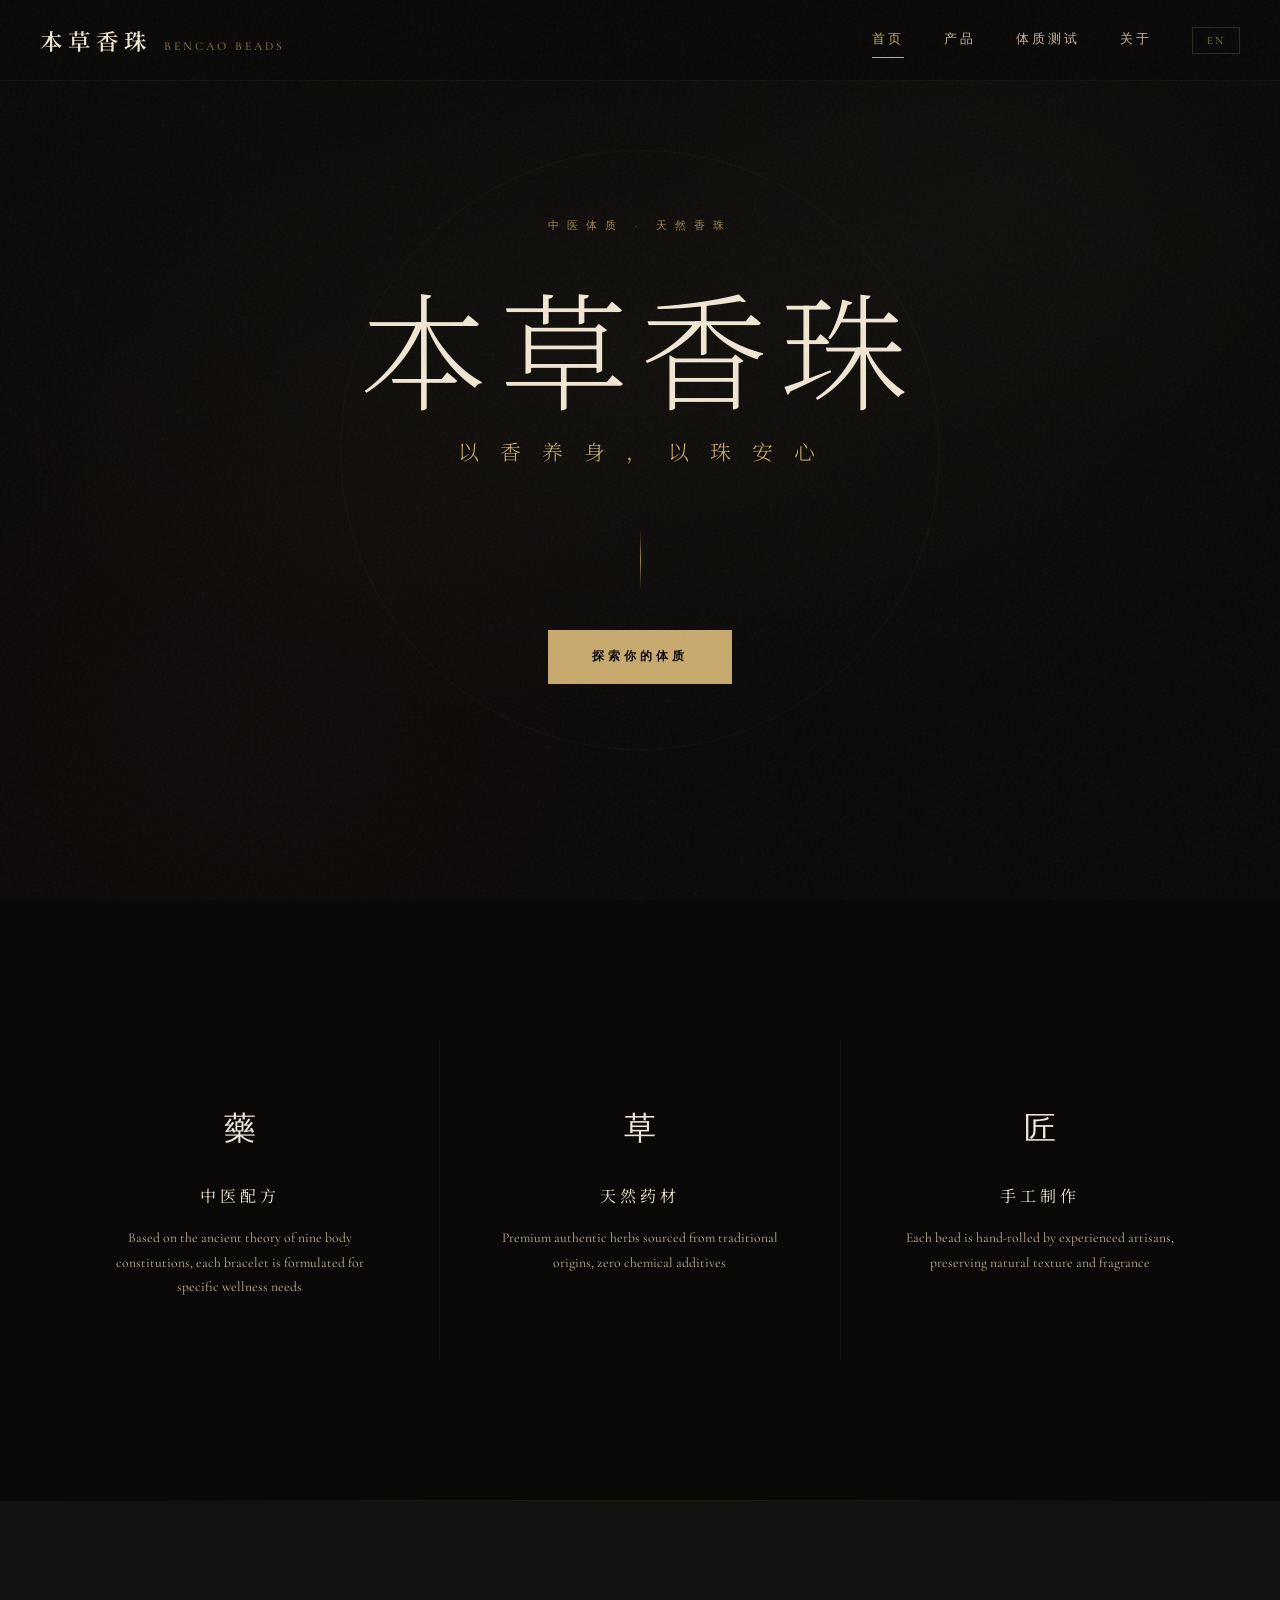
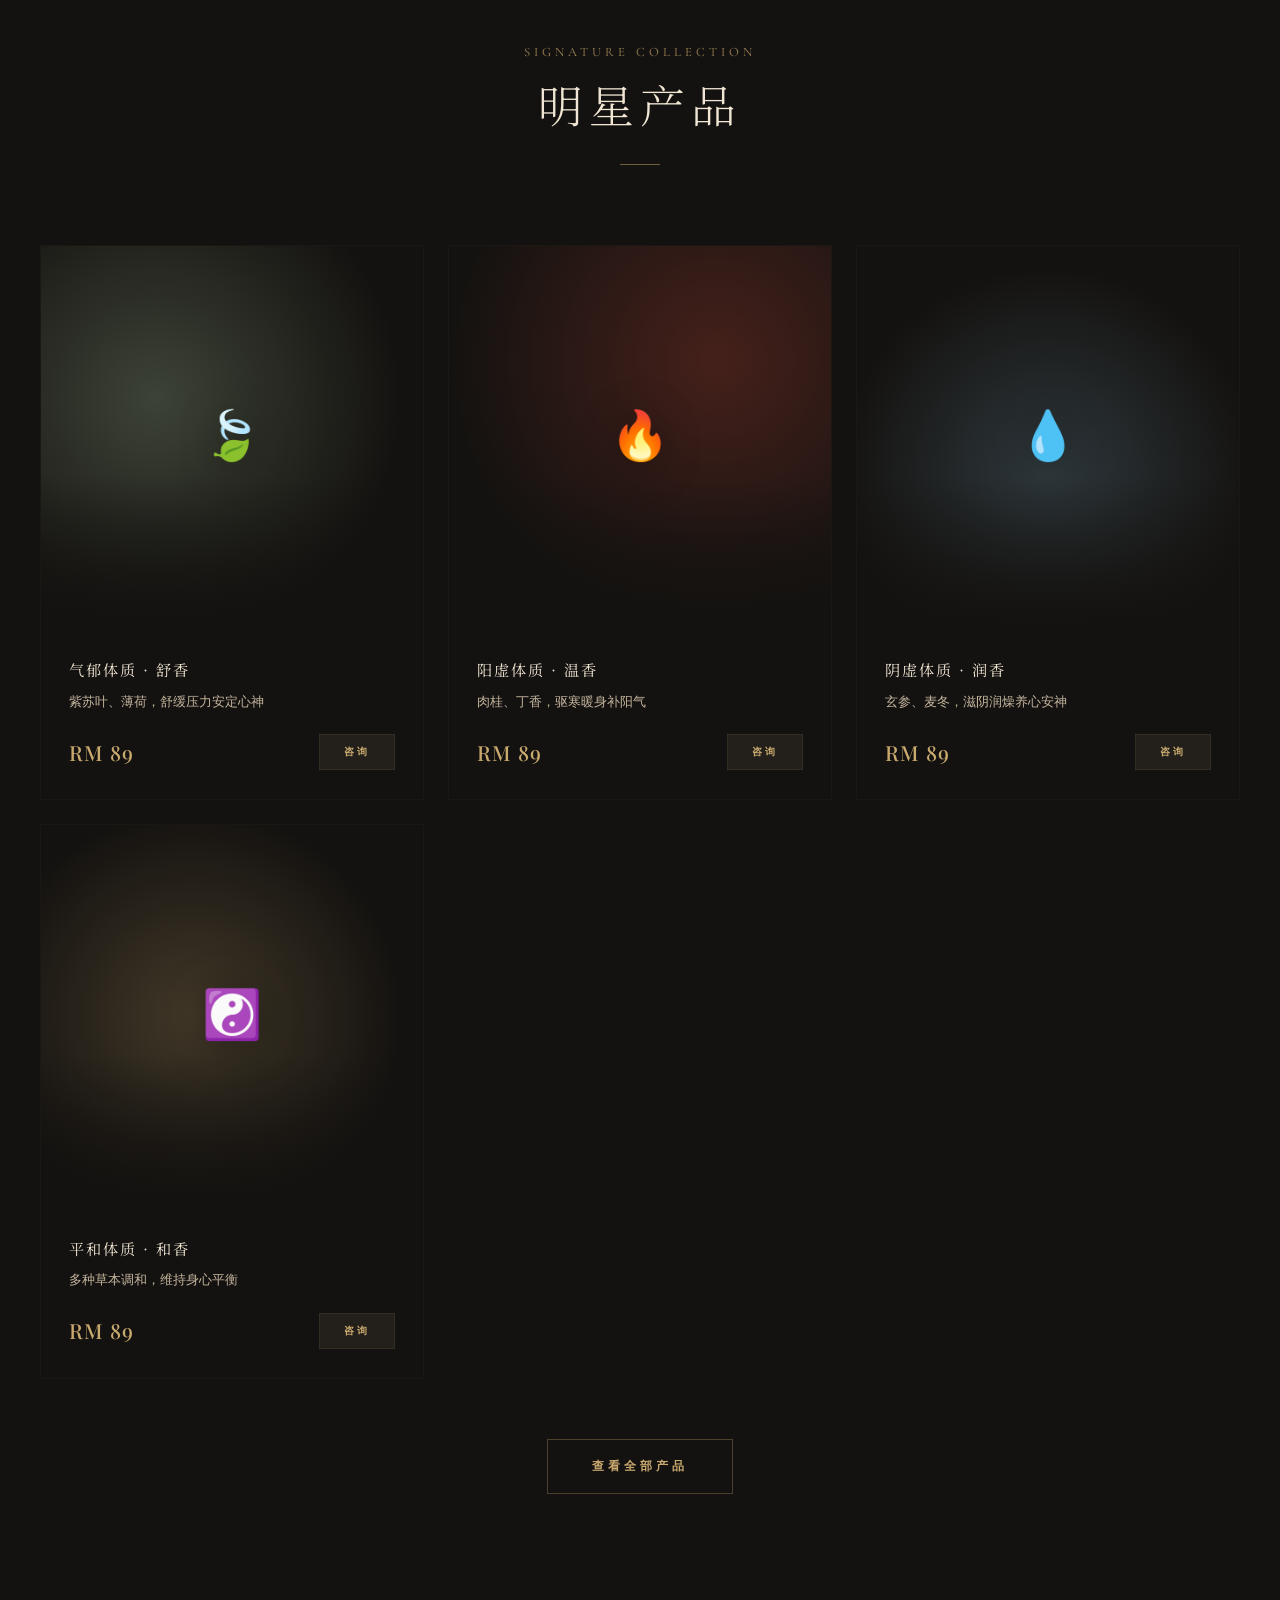
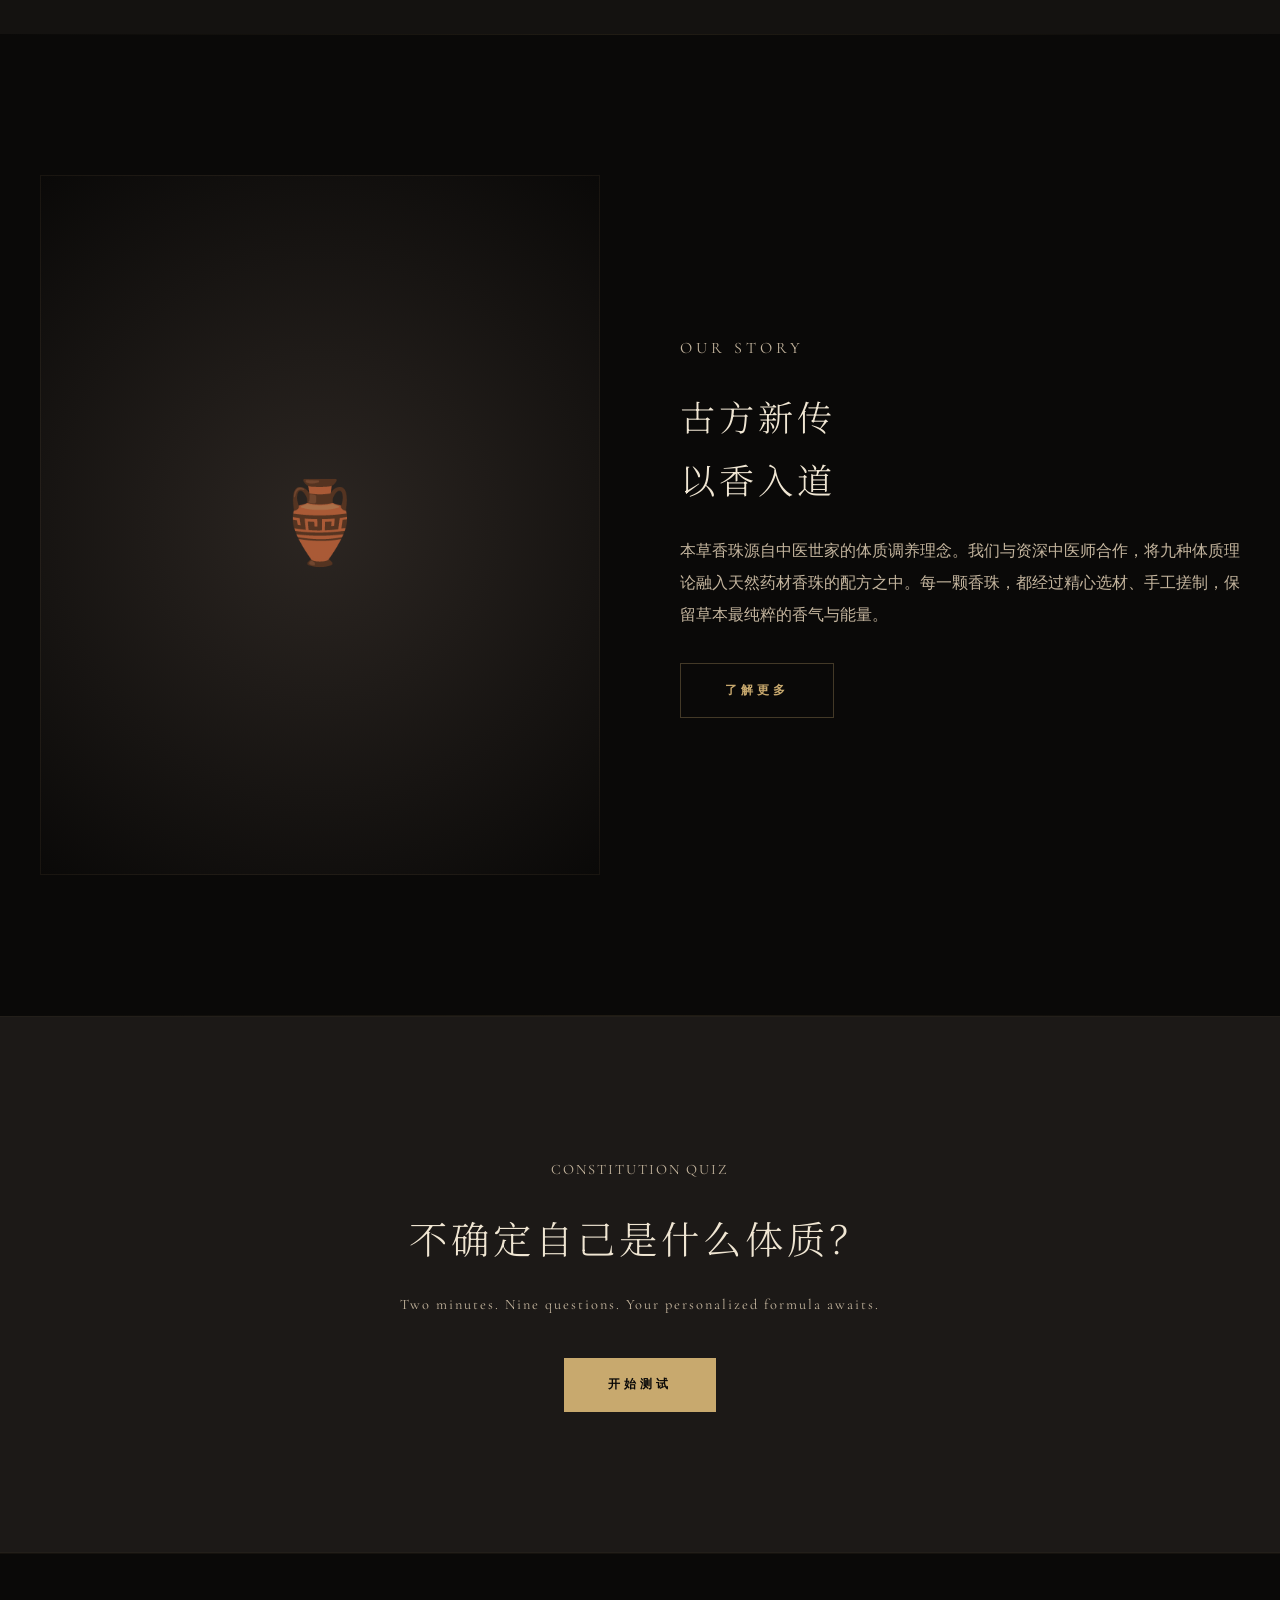
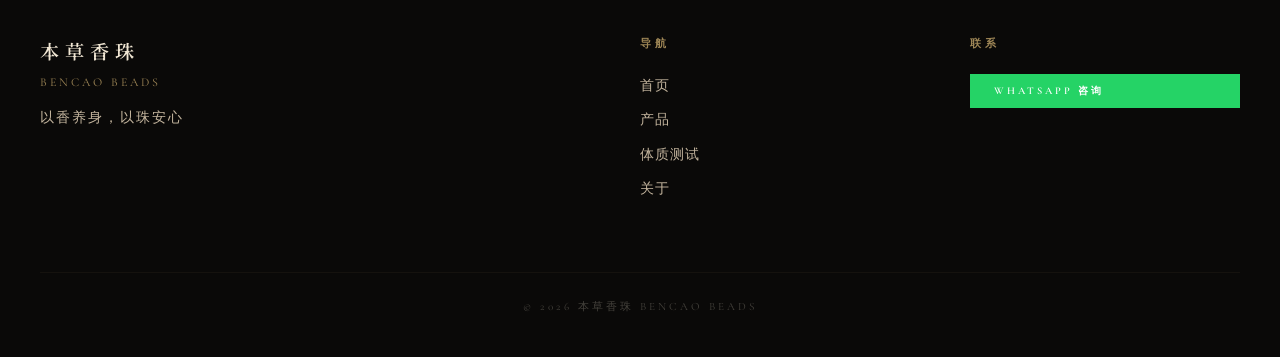
<file: index.html>
<!DOCTYPE html>
<html lang="zh-CN">
<head>
  <meta charset="UTF-8">
  <meta name="viewport" content="width=device-width, initial-scale=1.0">
  <title>本草香珠 BenCao Beads — 以香养身，以珠安心</title>
  <meta name="description" content="本草香珠，中医体质配方香珠手串。天然药材，手工制作。Heal with Fragrance, Rest with Beads.">
  <link rel="stylesheet" href="css/style.css">
</head>
<body>

  <nav class="nav">
    <div class="nav-inner">
      <a href="index.html" class="nav-logo">
        <span class="logo-cn">本草香珠</span>
        <span class="logo-en">BENCAO BEADS</span>
      </a>
      <button class="nav-toggle" aria-label="Menu"><span></span><span></span><span></span></button>
      <div class="nav-links">
        <a href="index.html" class="active"><span data-lang="cn">首页</span><span data-lang="en">Home</span></a>
        <a href="products.html"><span data-lang="cn">产品</span><span data-lang="en">Products</span></a>
        <a href="quiz.html"><span data-lang="cn">体质测试</span><span data-lang="en">Quiz</span></a>
        <a href="about.html"><span data-lang="cn">关于</span><span data-lang="en">About</span></a>
        <button class="lang-btn">EN</button>
      </div>
    </div>
  </nav>

  <!-- Hero -->
  <section class="hero">
    <div class="hero-content">
      <p class="hero-sub">
        <span data-lang="cn">中医体质 · 天然香珠</span>
        <span data-lang="en">TCM Constitution · Natural Fragrant Beads</span>
      </p>
      <h1 class="hero-title">
        <span data-lang="cn">本草香珠</span>
        <span data-lang="en">BenCao Beads</span>
      </h1>
      <p class="hero-tagline">
        <span data-lang="cn">以 香 养 身 ， 以 珠 安 心</span>
        <span data-lang="en">Heal with Fragrance, Rest with Beads</span>
      </p>
      <div class="hero-divider"></div>
      <div class="hero-cta">
        <a href="quiz.html" class="btn btn-gold">
          <span data-lang="cn">探索你的体质</span>
          <span data-lang="en">Discover Your Type</span>
        </a>
      </div>
    </div>
  </section>

  <!-- Values -->
  <section class="section reveal">
    <div class="container">
      <div class="values-grid">
        <div class="value-card">
          <div class="value-icon">藥</div>
          <h3><span data-lang="cn">中医配方</span><span data-lang="en">TCM Formula</span></h3>
          <p><span data-lang="cn">Based on the ancient theory of nine body constitutions, each bracelet is formulated for specific wellness needs</span><span data-lang="en">Based on the ancient theory of nine body constitutions, each bracelet is formulated for specific wellness needs</span></p>
        </div>
        <div class="value-card">
          <div class="value-icon">草</div>
          <h3><span data-lang="cn">天然药材</span><span data-lang="en">Natural Herbs</span></h3>
          <p><span data-lang="cn">Premium authentic herbs sourced from traditional origins, zero chemical additives</span><span data-lang="en">Premium authentic herbs sourced from traditional origins, zero chemical additives</span></p>
        </div>
        <div class="value-card">
          <div class="value-icon">匠</div>
          <h3><span data-lang="cn">手工制作</span><span data-lang="en">Handcrafted</span></h3>
          <p><span data-lang="cn">Each bead is hand-rolled by experienced artisans, preserving natural texture and fragrance</span><span data-lang="en">Each bead is hand-rolled by experienced artisans, preserving natural texture and fragrance</span></p>
        </div>
      </div>
    </div>
  </section>

  <div class="ambient-line"></div>

  <!-- Featured -->
  <section class="section section-dark reveal">
    <div class="container">
      <div class="section-header">
        <p class="section-sub"><span data-lang="cn">SIGNATURE COLLECTION</span><span data-lang="en">SIGNATURE COLLECTION</span></p>
        <h2><span data-lang="cn">明星产品</span><span data-lang="en">Featured</span></h2>
        <div class="section-line"></div>
      </div>
      <div class="products-grid">

        <div class="product-card">
          <div class="product-img" style="background: radial-gradient(circle at 30% 40%, rgba(122,139,111,0.4) 0%, var(--charcoal) 70%);">
            <span class="product-badge">🍃</span>
          </div>
          <div class="product-info">
            <h3><span data-lang="cn">气郁体质 · 舒香</span><span data-lang="en">Qi Stagnation · Soothing</span></h3>
            <p class="product-desc"><span data-lang="cn">紫苏叶、薄荷，舒缓压力安定心神</span><span data-lang="en">Perilla & mint — relieve stress, calm the spirit</span></p>
            <div class="product-bottom">
              <span class="product-price">RM 89</span>
              <button class="btn btn-sm btn-dark" onclick="openWhatsApp('气郁体质 舒香手串')"><span data-lang="cn">咨询</span><span data-lang="en">Enquire</span></button>
            </div>
          </div>
        </div>

        <div class="product-card">
          <div class="product-img" style="background: radial-gradient(circle at 70% 30%, rgba(184,66,51,0.3) 0%, var(--charcoal) 70%);">
            <span class="product-badge">🔥</span>
          </div>
          <div class="product-info">
            <h3><span data-lang="cn">阳虚体质 · 温香</span><span data-lang="en">Yang Deficiency · Warming</span></h3>
            <p class="product-desc"><span data-lang="cn">肉桂、丁香，驱寒暖身补阳气</span><span data-lang="en">Cinnamon & clove — warm the body, tonify yang</span></p>
            <div class="product-bottom">
              <span class="product-price">RM 89</span>
              <button class="btn btn-sm btn-dark" onclick="openWhatsApp('阳虚体质 温香手串')"><span data-lang="cn">咨询</span><span data-lang="en">Enquire</span></button>
            </div>
          </div>
        </div>

        <div class="product-card">
          <div class="product-img" style="background: radial-gradient(circle at 50% 60%, rgba(107,143,163,0.3) 0%, var(--charcoal) 70%);">
            <span class="product-badge">💧</span>
          </div>
          <div class="product-info">
            <h3><span data-lang="cn">阴虚体质 · 润香</span><span data-lang="en">Yin Deficiency · Nourishing</span></h3>
            <p class="product-desc"><span data-lang="cn">玄参、麦冬，滋阴润燥养心安神</span><span data-lang="en">Scrophularia & ophiopogon — nourish yin, calm mind</span></p>
            <div class="product-bottom">
              <span class="product-price">RM 89</span>
              <button class="btn btn-sm btn-dark" onclick="openWhatsApp('阴虚体质 润香手串')"><span data-lang="cn">咨询</span><span data-lang="en">Enquire</span></button>
            </div>
          </div>
        </div>

        <div class="product-card">
          <div class="product-img" style="background: radial-gradient(circle at 40% 50%, rgba(200,169,110,0.25) 0%, var(--charcoal) 70%);">
            <span class="product-badge">☯️</span>
          </div>
          <div class="product-info">
            <h3><span data-lang="cn">平和体质 · 和香</span><span data-lang="en">Balanced · Harmony</span></h3>
            <p class="product-desc"><span data-lang="cn">多种草本调和，维持身心平衡</span><span data-lang="en">Blended herbs for mind-body balance</span></p>
            <div class="product-bottom">
              <span class="product-price">RM 89</span>
              <button class="btn btn-sm btn-dark" onclick="openWhatsApp('平和体质 和香手串')"><span data-lang="cn">咨询</span><span data-lang="en">Enquire</span></button>
            </div>
          </div>
        </div>

      </div>
      <div style="text-align:center;margin-top:60px;">
        <a href="products.html" class="btn btn-outline">
          <span data-lang="cn">查看全部产品</span><span data-lang="en">View All</span>
        </a>
      </div>
    </div>
  </section>

  <div class="ambient-line"></div>

  <!-- Story -->
  <section class="section reveal">
    <div class="container">
      <div class="story-grid">
        <div class="story-visual">
          <div style="background: radial-gradient(circle at 50% 50%, var(--earth) 0%, var(--black) 100%); aspect-ratio: 4/5; display:flex; align-items:center; justify-content:center;">
            <span style="font-size:5rem; opacity:0.6;">🏺</span>
          </div>
        </div>
        <div class="story-text">
          <p class="section-sub" style="text-align:left;margin-bottom:20px;">OUR STORY</p>
          <h2><span data-lang="cn">古方新传<br>以香入道</span><span data-lang="en">Ancient Wisdom<br>Modern Craft</span></h2>
          <p><span data-lang="cn">本草香珠源自中医世家的体质调养理念。我们与资深中医师合作，将九种体质理论融入天然药材香珠的配方之中。每一颗香珠，都经过精心选材、手工搓制，保留草本最纯粹的香气与能量。</span><span data-lang="en">BenCao Beads originates from a TCM family's philosophy of constitutional wellness. We collaborate with senior practitioners to infuse the theory of nine body constitutions into natural herbal bead formulas. Each bead is carefully selected and hand-rolled, preserving the purest herbal fragrance and energy.</span></p>
          <a href="about.html" class="btn btn-outline" style="margin-top:12px;">
            <span data-lang="cn">了解更多</span><span data-lang="en">Learn More</span>
          </a>
        </div>
      </div>
    </div>
  </section>

  <div class="ambient-line"></div>

  <!-- CTA -->
  <section class="section cta-section reveal">
    <div class="container" style="text-align:center;">
      <p class="section-sub" style="margin-bottom:20px;">CONSTITUTION QUIZ</p>
      <h2><span data-lang="cn">不确定自己是什么体质？</span><span data-lang="en">Not Sure About Your Constitution?</span></h2>
      <p style="margin:20px 0 40px;"><span data-lang="cn">Two minutes. Nine questions. Your personalized formula awaits.</span><span data-lang="en">Two minutes. Nine questions. Your personalized formula awaits.</span></p>
      <a href="quiz.html" class="btn btn-gold">
        <span data-lang="cn">开始测试</span><span data-lang="en">Take the Quiz</span>
      </a>
    </div>
  </section>

  <!-- Footer -->
  <footer class="footer">
    <div class="container">
      <div class="footer-grid">
        <div class="footer-brand">
          <div class="footer-logo">
            <span class="logo-cn">本草香珠</span>
            <span class="logo-en">BENCAO BEADS</span>
          </div>
          <p class="footer-tagline"><span data-lang="cn">以香养身，以珠安心</span><span data-lang="en">Heal with Fragrance, Rest with Beads</span></p>
        </div>
        <div class="footer-links">
          <h4><span data-lang="cn">导航</span><span data-lang="en">Navigate</span></h4>
          <a href="index.html"><span data-lang="cn">首页</span><span data-lang="en">Home</span></a>
          <a href="products.html"><span data-lang="cn">产品</span><span data-lang="en">Products</span></a>
          <a href="quiz.html"><span data-lang="cn">体质测试</span><span data-lang="en">Quiz</span></a>
          <a href="about.html"><span data-lang="cn">关于</span><span data-lang="en">About</span></a>
        </div>
        <div class="footer-contact">
          <h4><span data-lang="cn">联系</span><span data-lang="en">Contact</span></h4>
          <button class="btn btn-sm btn-whatsapp" onclick="openWhatsApp()">
            <span data-lang="cn">WhatsApp 咨询</span><span data-lang="en">WhatsApp Us</span>
          </button>
        </div>
      </div>
      <div class="footer-bottom">
        <p>© 2026 本草香珠 BENCAO BEADS</p>
      </div>
    </div>
  </footer>

  <script src="js/i18n.js"></script>
  <script src="js/main.js"></script>
</body>
</html>
</file>
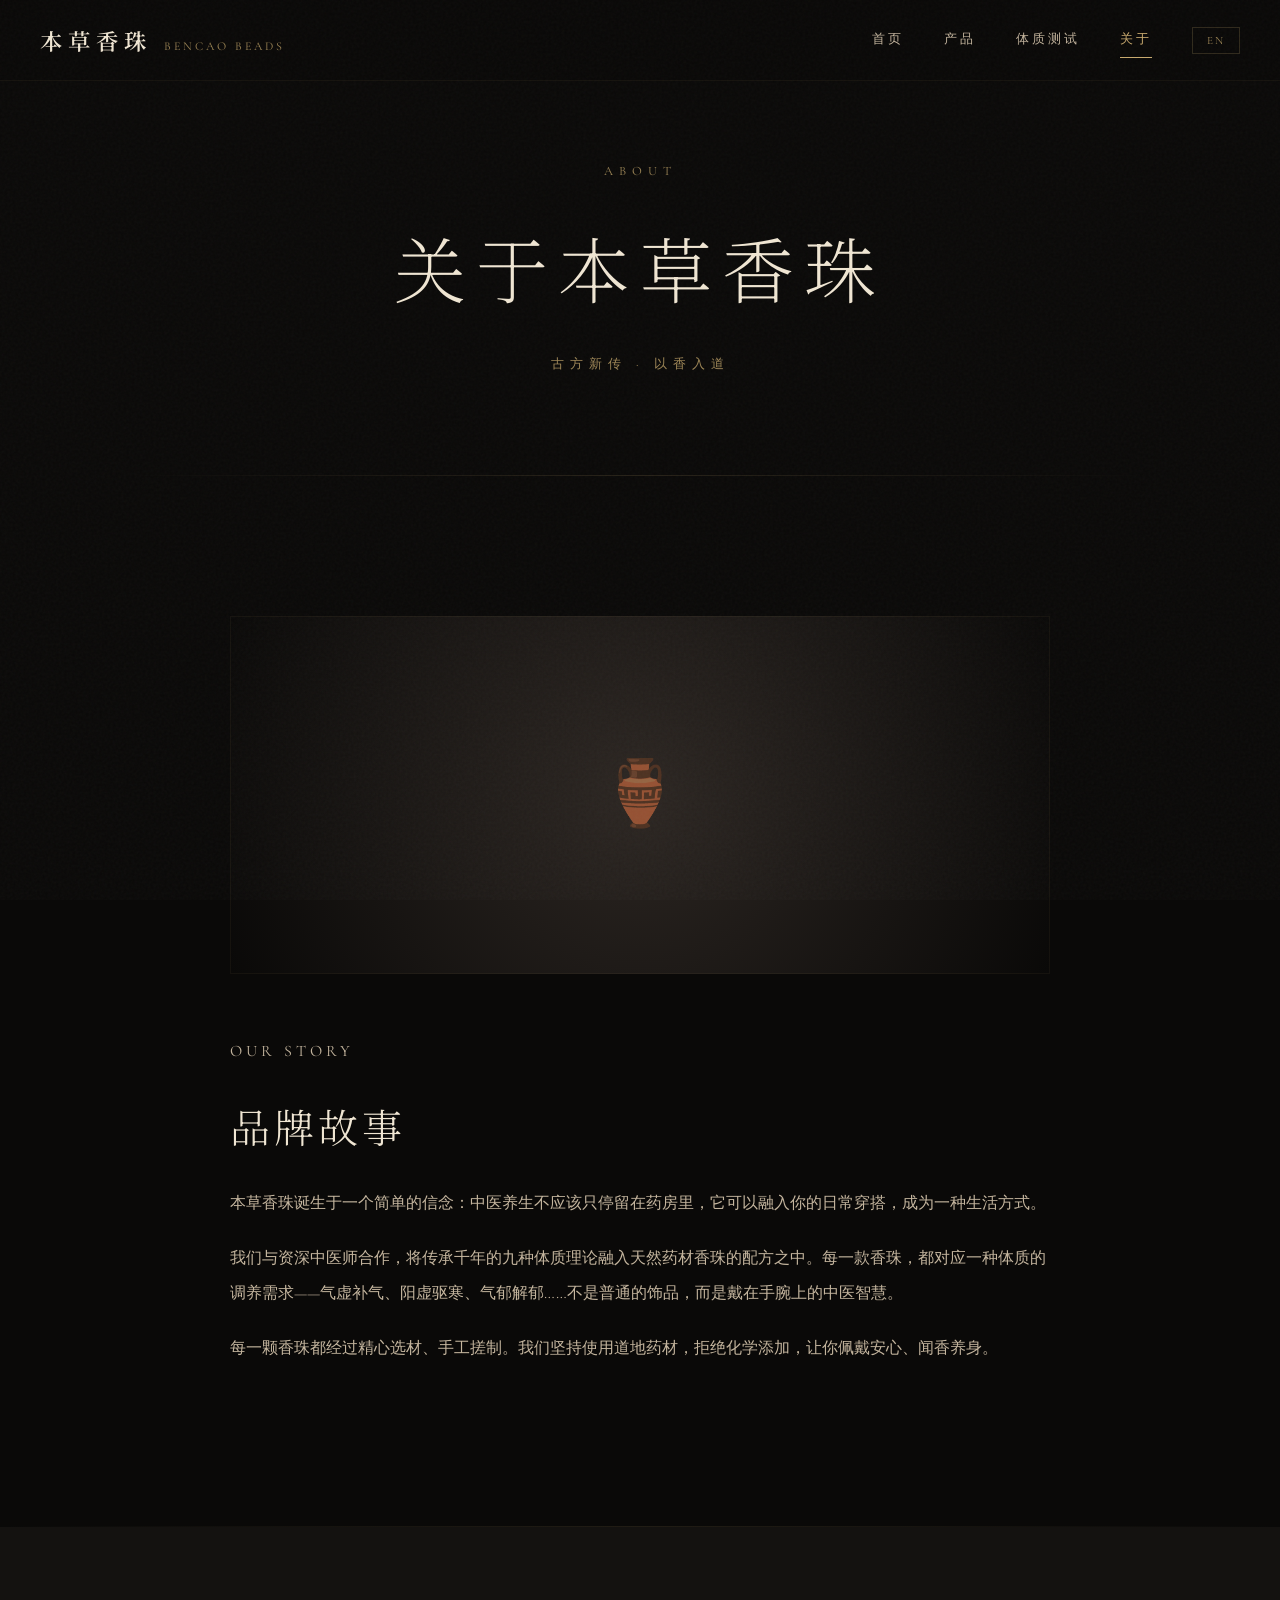
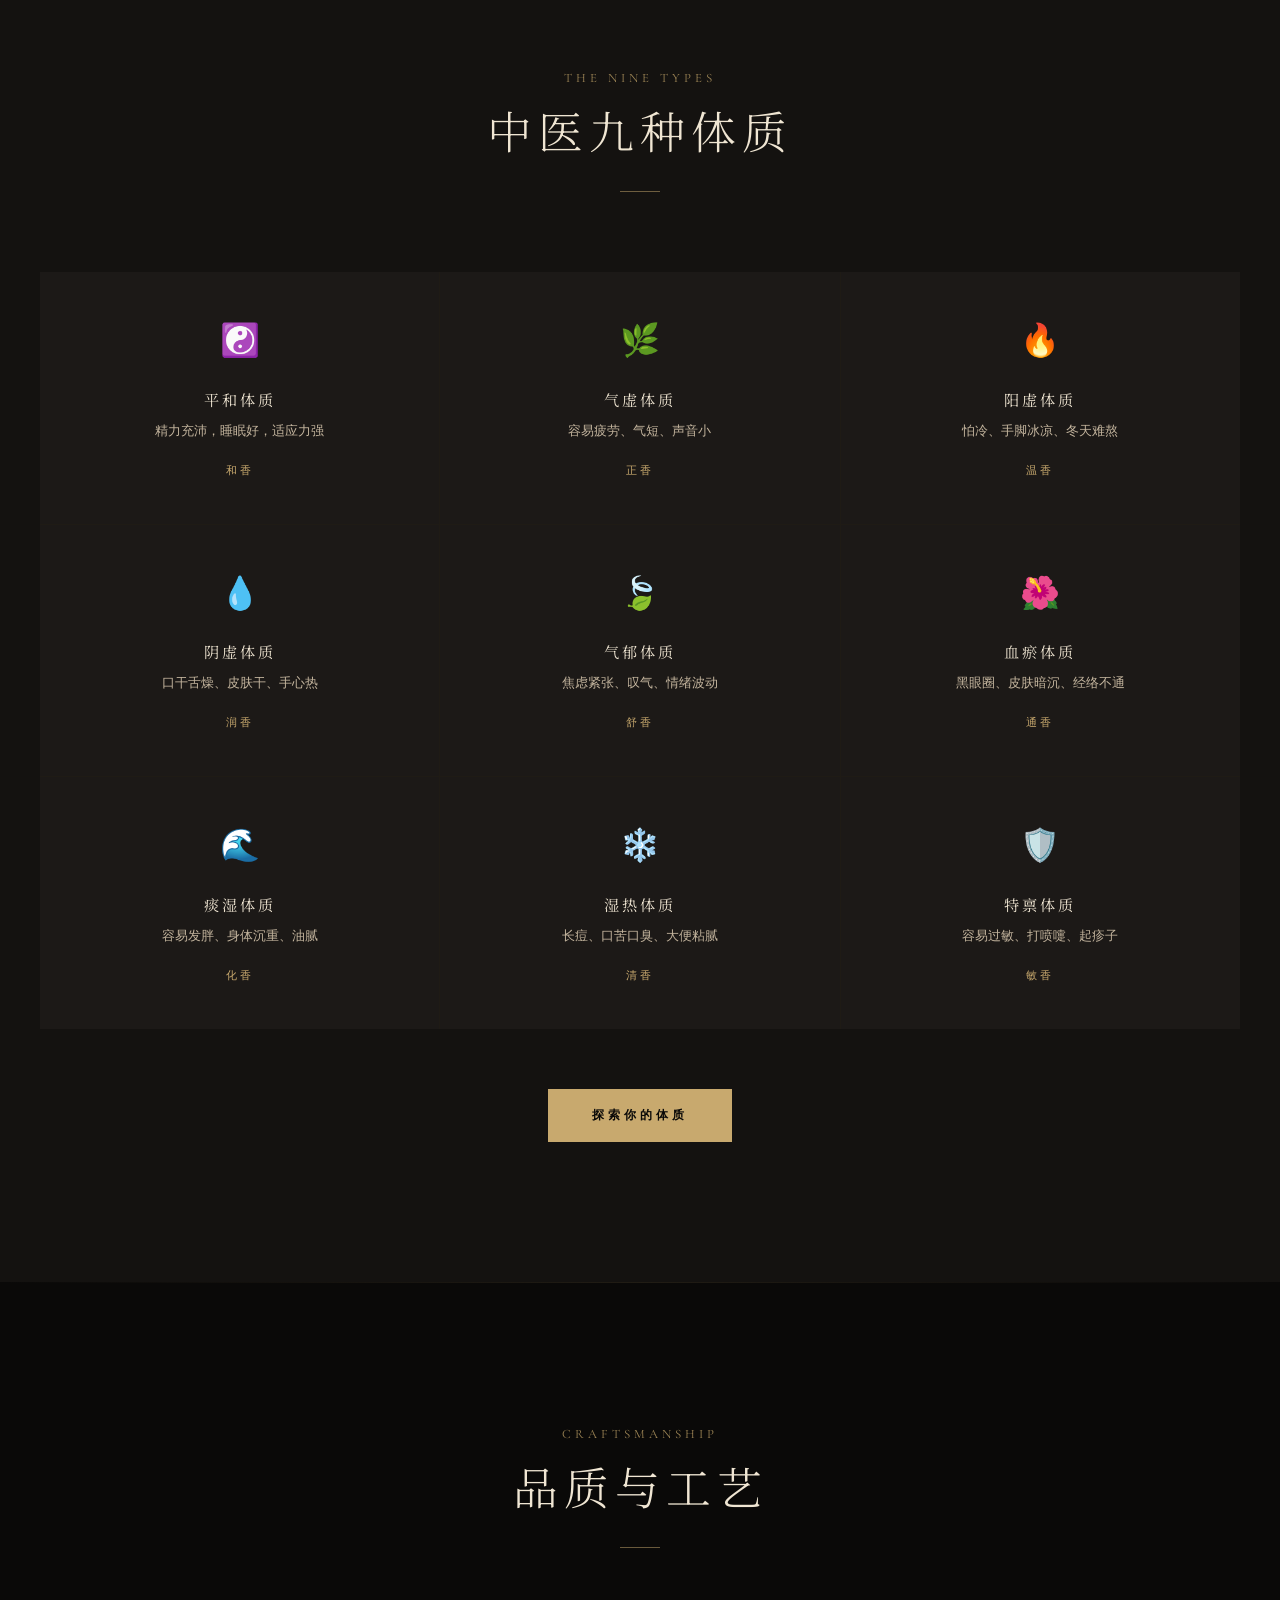
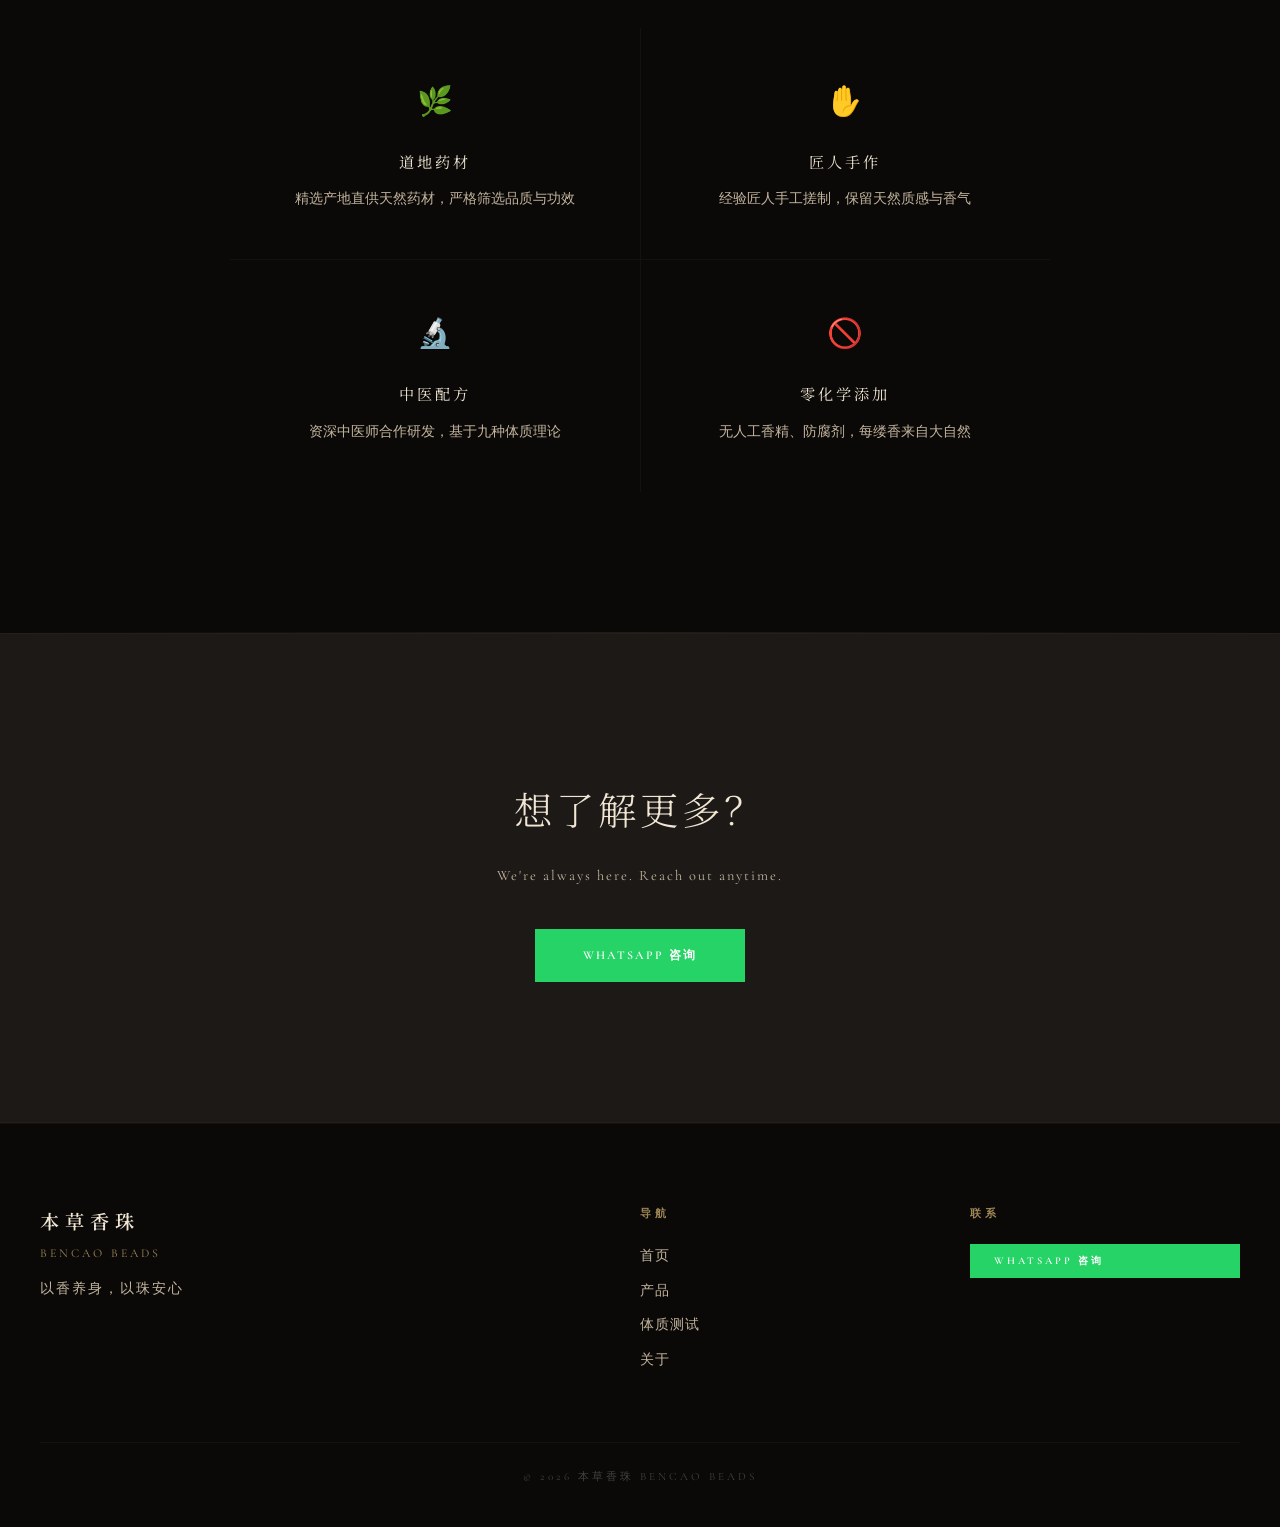
<file: about.html>
<!DOCTYPE html>
<html lang="zh-CN">
<head>
  <meta charset="UTF-8">
  <meta name="viewport" content="width=device-width, initial-scale=1.0">
  <title>关于 — 本草香珠 BenCao Beads</title>
  <meta name="description" content="本草香珠的品牌故事，中医九种体质理论与天然香珠的结合。">
  <link rel="stylesheet" href="css/style.css">
</head>
<body>

  <nav class="nav">
    <div class="nav-inner">
      <a href="index.html" class="nav-logo">
        <span class="logo-cn">本草香珠</span>
        <span class="logo-en">BENCAO BEADS</span>
      </a>
      <button class="nav-toggle" aria-label="Menu"><span></span><span></span><span></span></button>
      <div class="nav-links">
        <a href="index.html"><span data-lang="cn">首页</span><span data-lang="en">Home</span></a>
        <a href="products.html"><span data-lang="cn">产品</span><span data-lang="en">Products</span></a>
        <a href="quiz.html"><span data-lang="cn">体质测试</span><span data-lang="en">Quiz</span></a>
        <a href="about.html" class="active"><span data-lang="cn">关于</span><span data-lang="en">About</span></a>
        <button class="lang-btn">EN</button>
      </div>
    </div>
  </nav>

  <section class="page-hero">
    <p class="section-sub" style="margin-bottom:20px;">ABOUT</p>
    <h1><span data-lang="cn">关于本草香珠</span><span data-lang="en">About BenCao Beads</span></h1>
    <p><span data-lang="cn">古方新传 · 以香入道</span><span data-lang="en">Ancient Wisdom · Modern Craft</span></p>
  </section>

  <!-- Story -->
  <section class="section reveal">
    <div class="container-narrow">
      <div class="about-story">
        <div style="background: radial-gradient(circle at 50% 50%, var(--earth) 0%, var(--black) 100%); aspect-ratio: 16/7; display:flex; align-items:center; justify-content:center; margin-bottom:60px; border: 1px solid rgba(200,169,110,0.06);">
          <span style="font-size:4rem; opacity:0.5;">🏺</span>
        </div>
        <p class="section-sub" style="margin-bottom:20px;">OUR STORY</p>
        <h2><span data-lang="cn">品牌故事</span><span data-lang="en">Our Story</span></h2>
        <p><span data-lang="cn">本草香珠诞生于一个简单的信念：中医养生不应该只停留在药房里，它可以融入你的日常穿搭，成为一种生活方式。</span><span data-lang="en">BenCao Beads was born from a simple belief: TCM wellness shouldn't stay in the pharmacy — it can become part of your daily style and lifestyle.</span></p>
        <p><span data-lang="cn">我们与资深中医师合作，将传承千年的九种体质理论融入天然药材香珠的配方之中。每一款香珠，都对应一种体质的调养需求——气虚补气、阳虚驱寒、气郁解郁……不是普通的饰品，而是戴在手腕上的中医智慧。</span><span data-lang="en">We collaborate with experienced TCM practitioners to infuse the ancient theory of nine body constitutions into our natural herbal bead formulas. Each bracelet corresponds to a specific constitutional need — not just jewelry, but TCM wisdom on your wrist.</span></p>
        <p><span data-lang="cn">每一颗香珠都经过精心选材、手工搓制。我们坚持使用道地药材，拒绝化学添加，让你佩戴安心、闻香养身。</span><span data-lang="en">Every bead is carefully selected and hand-rolled by artisans. We insist on authentic medicinal herbs with zero chemical additives, so you can wear them with confidence and heal through fragrance.</span></p>
      </div>
    </div>
  </section>

  <div class="ambient-line"></div>

  <!-- 9 Constitutions -->
  <section class="section section-dark reveal">
    <div class="container">
      <div class="section-header">
        <p class="section-sub">THE NINE TYPES</p>
        <h2><span data-lang="cn">中医九种体质</span><span data-lang="en">The Nine Constitutions</span></h2>
        <div class="section-line"></div>
      </div>
      <div class="constitution-grid">
        <div class="constitution-card">
          <div class="constitution-icon">☯️</div>
          <h3><span data-lang="cn">平和体质</span><span data-lang="en">Balanced</span></h3>
          <p><span data-lang="cn">精力充沛，睡眠好，适应力强</span><span data-lang="en">Energetic, good sleep, strong adaptability</span></p>
          <span class="constitution-scent"><span data-lang="cn">和香</span><span data-lang="en">Harmony</span></span>
        </div>
        <div class="constitution-card">
          <div class="constitution-icon">🌿</div>
          <h3><span data-lang="cn">气虚体质</span><span data-lang="en">Qi Deficiency</span></h3>
          <p><span data-lang="cn">容易疲劳、气短、声音小</span><span data-lang="en">Easily fatigued, short of breath</span></p>
          <span class="constitution-scent"><span data-lang="cn">正香</span><span data-lang="en">Vital</span></span>
        </div>
        <div class="constitution-card">
          <div class="constitution-icon">🔥</div>
          <h3><span data-lang="cn">阳虚体质</span><span data-lang="en">Yang Deficiency</span></h3>
          <p><span data-lang="cn">怕冷、手脚冰凉、冬天难熬</span><span data-lang="en">Cold-sensitive, cold extremities</span></p>
          <span class="constitution-scent"><span data-lang="cn">温香</span><span data-lang="en">Warming</span></span>
        </div>
        <div class="constitution-card">
          <div class="constitution-icon">💧</div>
          <h3><span data-lang="cn">阴虚体质</span><span data-lang="en">Yin Deficiency</span></h3>
          <p><span data-lang="cn">口干舌燥、皮肤干、手心热</span><span data-lang="en">Dry mouth, dry skin, warm palms</span></p>
          <span class="constitution-scent"><span data-lang="cn">润香</span><span data-lang="en">Nourishing</span></span>
        </div>
        <div class="constitution-card">
          <div class="constitution-icon">🍃</div>
          <h3><span data-lang="cn">气郁体质</span><span data-lang="en">Qi Stagnation</span></h3>
          <p><span data-lang="cn">焦虑紧张、叹气、情绪波动</span><span data-lang="en">Anxiety, sighing, mood swings</span></p>
          <span class="constitution-scent"><span data-lang="cn">舒香</span><span data-lang="en">Soothing</span></span>
        </div>
        <div class="constitution-card">
          <div class="constitution-icon">🌺</div>
          <h3><span data-lang="cn">血瘀体质</span><span data-lang="en">Blood Stasis</span></h3>
          <p><span data-lang="cn">黑眼圈、皮肤暗沉、经络不通</span><span data-lang="en">Dark circles, dull skin, poor circulation</span></p>
          <span class="constitution-scent"><span data-lang="cn">通香</span><span data-lang="en">Flow</span></span>
        </div>
        <div class="constitution-card">
          <div class="constitution-icon">🌊</div>
          <h3><span data-lang="cn">痰湿体质</span><span data-lang="en">Phlegm-Damp</span></h3>
          <p><span data-lang="cn">容易发胖、身体沉重、油腻</span><span data-lang="en">Weight gain, heaviness, oily skin</span></p>
          <span class="constitution-scent"><span data-lang="cn">化香</span><span data-lang="en">Cleansing</span></span>
        </div>
        <div class="constitution-card">
          <div class="constitution-icon">❄️</div>
          <h3><span data-lang="cn">湿热体质</span><span data-lang="en">Damp-Heat</span></h3>
          <p><span data-lang="cn">长痘、口苦口臭、大便粘腻</span><span data-lang="en">Acne, bitter taste, sticky stool</span></p>
          <span class="constitution-scent"><span data-lang="cn">清香</span><span data-lang="en">Purifying</span></span>
        </div>
        <div class="constitution-card">
          <div class="constitution-icon">🛡️</div>
          <h3><span data-lang="cn">特禀体质</span><span data-lang="en">Allergic</span></h3>
          <p><span data-lang="cn">容易过敏、打喷嚏、起疹子</span><span data-lang="en">Allergies, sneezing, rashes</span></p>
          <span class="constitution-scent"><span data-lang="cn">敏香</span><span data-lang="en">Shield</span></span>
        </div>
      </div>
      <div style="text-align:center;margin-top:60px;">
        <a href="quiz.html" class="btn btn-gold"><span data-lang="cn">探索你的体质</span><span data-lang="en">Discover Yours</span></a>
      </div>
    </div>
  </section>

  <div class="ambient-line"></div>

  <!-- Quality -->
  <section class="section reveal">
    <div class="container-narrow">
      <div class="section-header">
        <p class="section-sub">CRAFTSMANSHIP</p>
        <h2><span data-lang="cn">品质与工艺</span><span data-lang="en">Quality & Craft</span></h2>
        <div class="section-line"></div>
      </div>
      <div class="quality-grid">
        <div class="quality-item">
          <div class="quality-icon">🌿</div>
          <h3><span data-lang="cn">道地药材</span><span data-lang="en">Authentic Herbs</span></h3>
          <p><span data-lang="cn">精选产地直供天然药材，严格筛选品质与功效</span><span data-lang="en">Premium herbs sourced directly from origins, rigorously selected</span></p>
        </div>
        <div class="quality-item">
          <div class="quality-icon">✋</div>
          <h3><span data-lang="cn">匠人手作</span><span data-lang="en">Artisan Craft</span></h3>
          <p><span data-lang="cn">经验匠人手工搓制，保留天然质感与香气</span><span data-lang="en">Hand-rolled by artisans, preserving natural texture</span></p>
        </div>
        <div class="quality-item">
          <div class="quality-icon">🔬</div>
          <h3><span data-lang="cn">中医配方</span><span data-lang="en">TCM Formula</span></h3>
          <p><span data-lang="cn">资深中医师合作研发，基于九种体质理论</span><span data-lang="en">Co-developed with TCM practitioners, evidence-based</span></p>
        </div>
        <div class="quality-item">
          <div class="quality-icon">🚫</div>
          <h3><span data-lang="cn">零化学添加</span><span data-lang="en">Zero Chemicals</span></h3>
          <p><span data-lang="cn">无人工香精、防腐剂，每缕香来自大自然</span><span data-lang="en">No artificial fragrances or preservatives, pure nature</span></p>
        </div>
      </div>
    </div>
  </section>

  <div class="ambient-line"></div>

  <!-- CTA -->
  <section class="section cta-section reveal">
    <div class="container" style="text-align:center;">
      <h2><span data-lang="cn">想了解更多？</span><span data-lang="en">Want to Know More?</span></h2>
      <p style="margin:20px 0 40px;"><span data-lang="cn">We're always here. Reach out anytime.</span><span data-lang="en">We're always here. Reach out anytime.</span></p>
      <button class="btn btn-whatsapp" onclick="openWhatsApp()" style="padding:18px 48px;">
        <span data-lang="cn">WhatsApp 咨询</span><span data-lang="en">WhatsApp Us</span>
      </button>
    </div>
  </section>

  <footer class="footer">
    <div class="container">
      <div class="footer-grid">
        <div class="footer-brand">
          <div class="footer-logo"><span class="logo-cn">本草香珠</span><span class="logo-en">BENCAO BEADS</span></div>
          <p class="footer-tagline"><span data-lang="cn">以香养身，以珠安心</span><span data-lang="en">Heal with Fragrance, Rest with Beads</span></p>
        </div>
        <div class="footer-links">
          <h4><span data-lang="cn">导航</span><span data-lang="en">Navigate</span></h4>
          <a href="index.html"><span data-lang="cn">首页</span><span data-lang="en">Home</span></a>
          <a href="products.html"><span data-lang="cn">产品</span><span data-lang="en">Products</span></a>
          <a href="quiz.html"><span data-lang="cn">体质测试</span><span data-lang="en">Quiz</span></a>
          <a href="about.html"><span data-lang="cn">关于</span><span data-lang="en">About</span></a>
        </div>
        <div class="footer-contact">
          <h4><span data-lang="cn">联系</span><span data-lang="en">Contact</span></h4>
          <button class="btn btn-sm btn-whatsapp" onclick="openWhatsApp()"><span data-lang="cn">WhatsApp 咨询</span><span data-lang="en">WhatsApp Us</span></button>
        </div>
      </div>
      <div class="footer-bottom"><p>© 2026 本草香珠 BENCAO BEADS</p></div>
    </div>
  </footer>

  <script src="js/i18n.js"></script>
  <script src="js/main.js"></script>
</body>
</html>
</file>
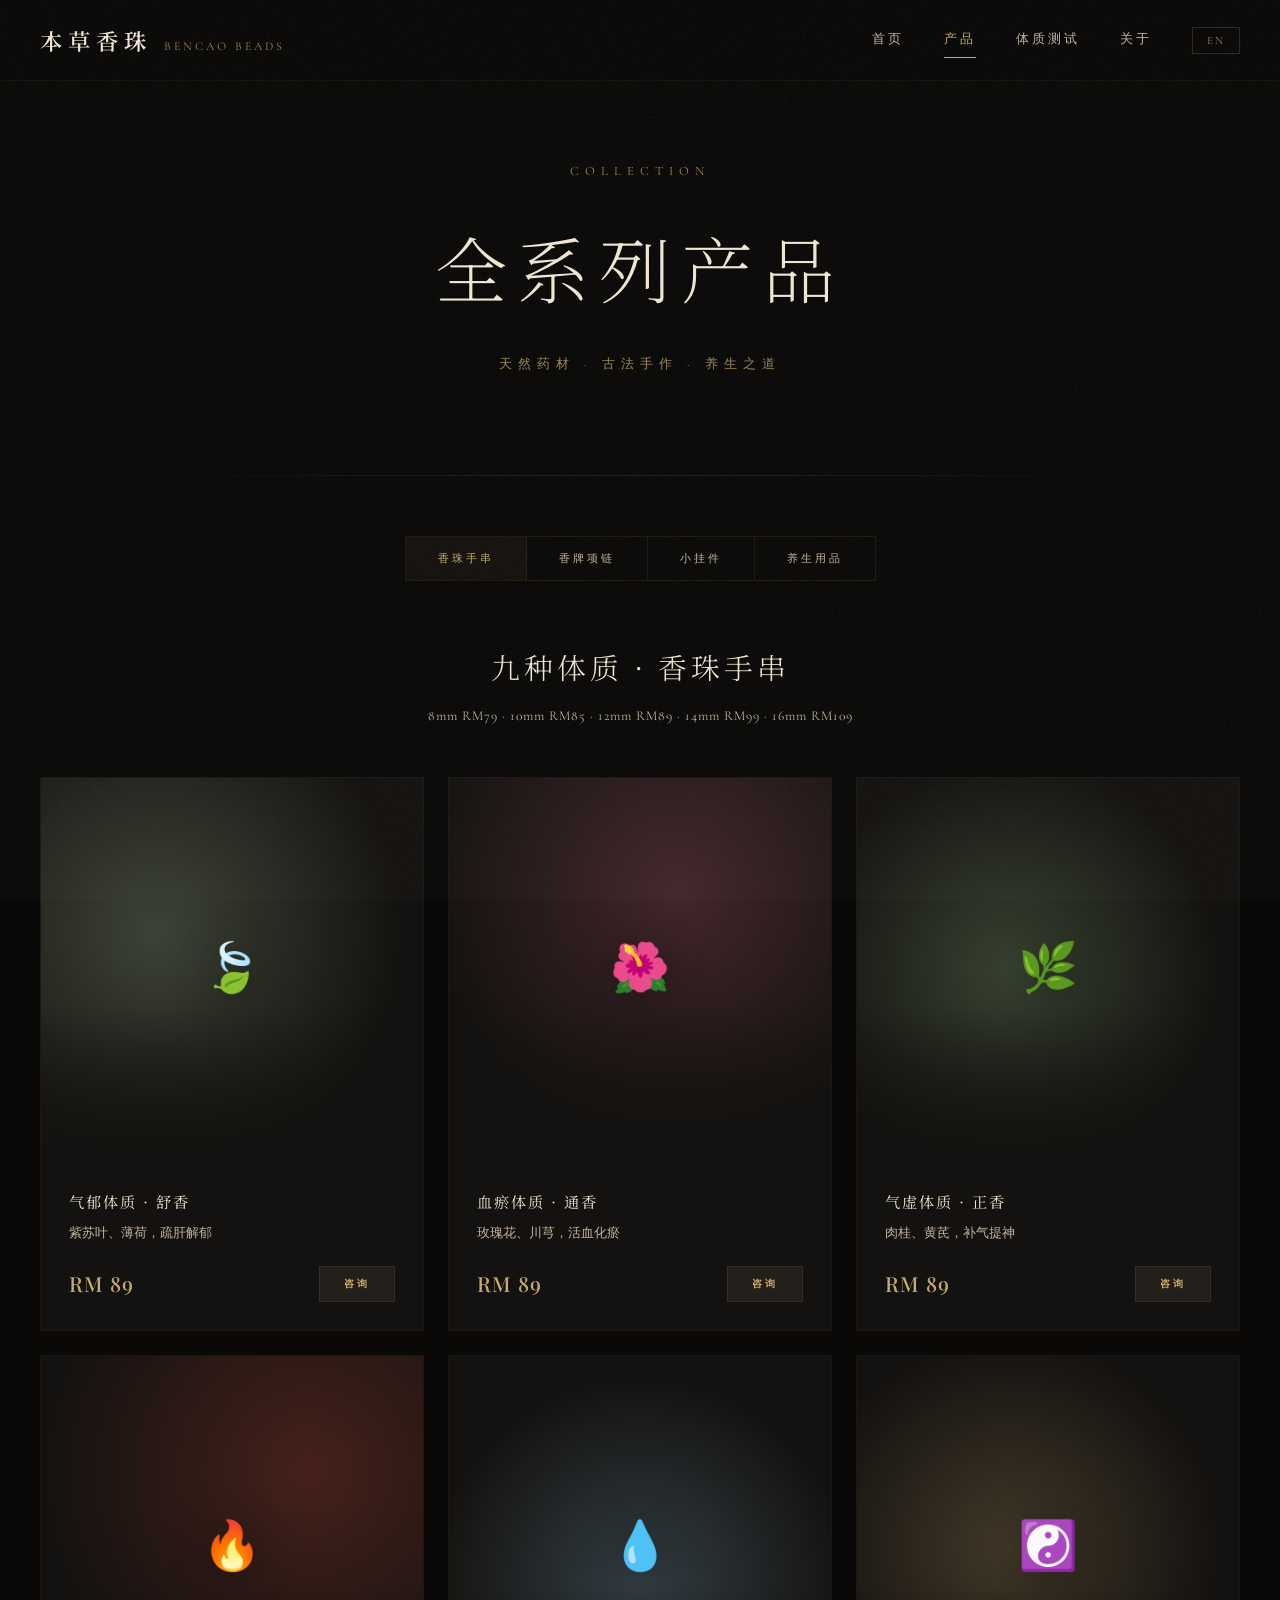
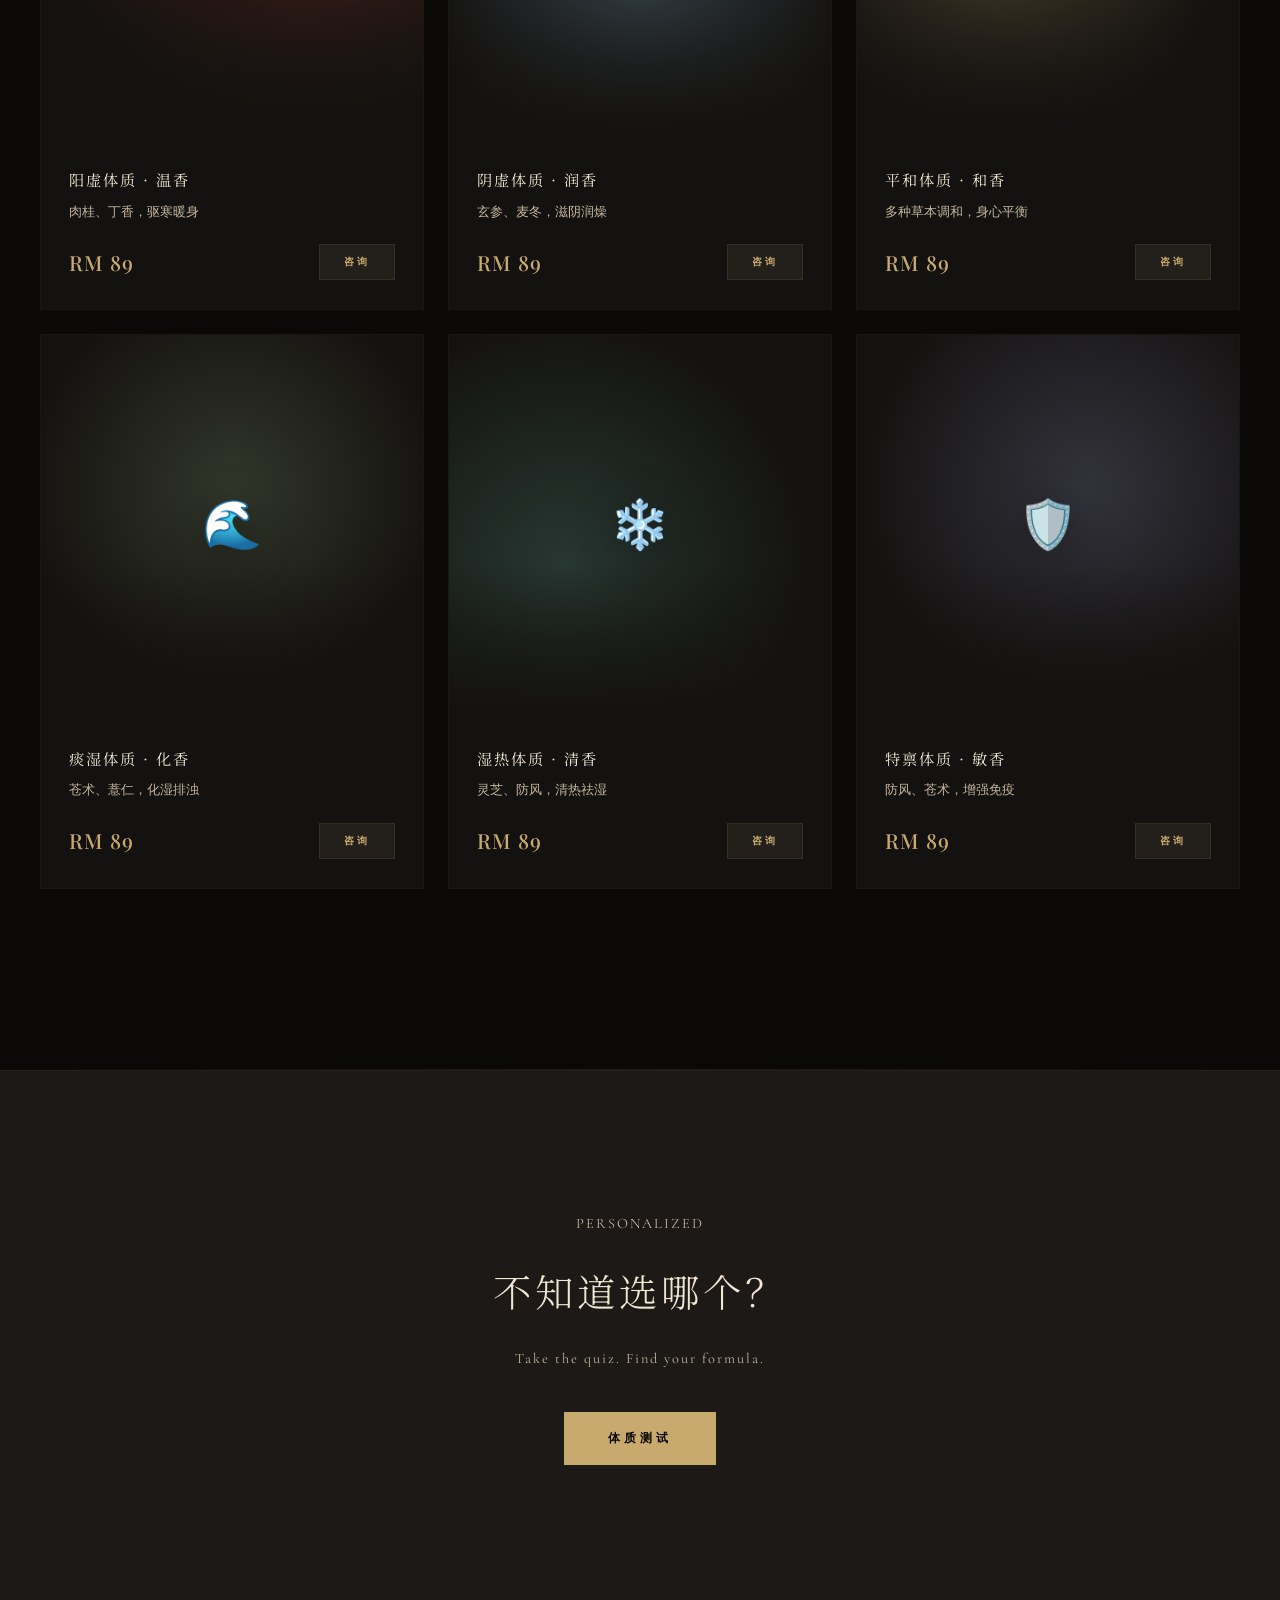
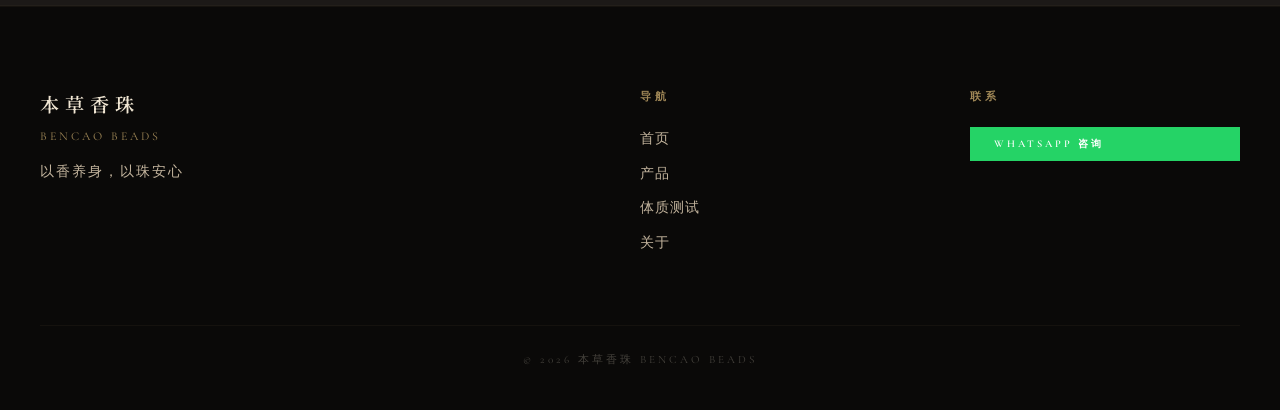
<file: products.html>
<!DOCTYPE html>
<html lang="zh-CN">
<head>
  <meta charset="UTF-8">
  <meta name="viewport" content="width=device-width, initial-scale=1.0">
  <title>产品 — 本草香珠 BenCao Beads</title>
  <meta name="description" content="本草香珠全系列产品：香珠手串、香牌项链、小挂件、养生用品。">
  <link rel="stylesheet" href="css/style.css">
</head>
<body>

  <nav class="nav">
    <div class="nav-inner">
      <a href="index.html" class="nav-logo">
        <span class="logo-cn">本草香珠</span>
        <span class="logo-en">BENCAO BEADS</span>
      </a>
      <button class="nav-toggle" aria-label="Menu"><span></span><span></span><span></span></button>
      <div class="nav-links">
        <a href="index.html"><span data-lang="cn">首页</span><span data-lang="en">Home</span></a>
        <a href="products.html" class="active"><span data-lang="cn">产品</span><span data-lang="en">Products</span></a>
        <a href="quiz.html"><span data-lang="cn">体质测试</span><span data-lang="en">Quiz</span></a>
        <a href="about.html"><span data-lang="cn">关于</span><span data-lang="en">About</span></a>
        <button class="lang-btn">EN</button>
      </div>
    </div>
  </nav>

  <section class="page-hero">
    <p class="section-sub" style="margin-bottom:20px;">COLLECTION</p>
    <h1><span data-lang="cn">全系列产品</span><span data-lang="en">All Products</span></h1>
    <p><span data-lang="cn">天然药材 · 古法手作 · 养生之道</span><span data-lang="en">Natural Herbs · Ancient Craft · Path to Wellness</span></p>
  </section>

  <section class="section" style="padding-top:60px;">
    <div class="container">
      <div class="category-tabs" id="category-tabs">
        <button class="tab-btn active" data-cat="bracelets"><span data-lang="cn">香珠手串</span><span data-lang="en">Bracelets</span></button>
        <button class="tab-btn" data-cat="necklaces"><span data-lang="cn">香牌项链</span><span data-lang="en">Necklaces</span></button>
        <button class="tab-btn" data-cat="charms"><span data-lang="cn">小挂件</span><span data-lang="en">Charms</span></button>
        <button class="tab-btn" data-cat="wellness"><span data-lang="cn">养生用品</span><span data-lang="en">Wellness</span></button>
      </div>

      <!-- Bracelets -->
      <div class="product-category" id="cat-bracelets">
        <div class="category-intro">
          <h2><span data-lang="cn">九种体质 · 香珠手串</span><span data-lang="en">Nine Constitutions · Bracelets</span></h2>
          <p><span data-lang="cn">8mm RM79 · 10mm RM85 · 12mm RM89 · 14mm RM99 · 16mm RM109</span><span data-lang="en">8mm RM79 · 10mm RM85 · 12mm RM89 · 14mm RM99 · 16mm RM109</span></p>
        </div>
        <div class="products-grid">
          <div class="product-card">
            <div class="product-img" style="background: radial-gradient(circle at 30% 40%, rgba(122,139,111,0.4) 0%, var(--charcoal) 70%);"><span class="product-badge">🍃</span></div>
            <div class="product-info">
              <h3><span data-lang="cn">气郁体质 · 舒香</span><span data-lang="en">Qi Stagnation · Soothing</span></h3>
              <p class="product-desc"><span data-lang="cn">紫苏叶、薄荷，疏肝解郁</span><span data-lang="en">Perilla & mint — relieve stress</span></p>
              <div class="product-bottom"><span class="product-price">RM 89</span><button class="btn btn-sm btn-dark" onclick="openWhatsApp('气郁体质 舒香手串')"><span data-lang="cn">咨询</span><span data-lang="en">Enquire</span></button></div>
            </div>
          </div>
          <div class="product-card">
            <div class="product-img" style="background: radial-gradient(circle at 60% 30%, rgba(139,69,87,0.4) 0%, var(--charcoal) 70%);"><span class="product-badge">🌺</span></div>
            <div class="product-info">
              <h3><span data-lang="cn">血瘀体质 · 通香</span><span data-lang="en">Blood Stasis · Flow</span></h3>
              <p class="product-desc"><span data-lang="cn">玫瑰花、川芎，活血化瘀</span><span data-lang="en">Rose & ligusticum — promote circulation</span></p>
              <div class="product-bottom"><span class="product-price">RM 89</span><button class="btn btn-sm btn-dark" onclick="openWhatsApp('血瘀体质 通香手串')"><span data-lang="cn">咨询</span><span data-lang="en">Enquire</span></button></div>
            </div>
          </div>
          <div class="product-card">
            <div class="product-img" style="background: radial-gradient(circle at 40% 50%, rgba(122,155,109,0.35) 0%, var(--charcoal) 70%);"><span class="product-badge">🌿</span></div>
            <div class="product-info">
              <h3><span data-lang="cn">气虚体质 · 正香</span><span data-lang="en">Qi Deficiency · Vital</span></h3>
              <p class="product-desc"><span data-lang="cn">肉桂、黄芪，补气提神</span><span data-lang="en">Cinnamon & astragalus — replenish energy</span></p>
              <div class="product-bottom"><span class="product-price">RM 89</span><button class="btn btn-sm btn-dark" onclick="openWhatsApp('气虚体质 正香手串')"><span data-lang="cn">咨询</span><span data-lang="en">Enquire</span></button></div>
            </div>
          </div>
          <div class="product-card">
            <div class="product-img" style="background: radial-gradient(circle at 70% 30%, rgba(184,66,51,0.3) 0%, var(--charcoal) 70%);"><span class="product-badge">🔥</span></div>
            <div class="product-info">
              <h3><span data-lang="cn">阳虚体质 · 温香</span><span data-lang="en">Yang Deficiency · Warming</span></h3>
              <p class="product-desc"><span data-lang="cn">肉桂、丁香，驱寒暖身</span><span data-lang="en">Cinnamon & clove — warm the body</span></p>
              <div class="product-bottom"><span class="product-price">RM 89</span><button class="btn btn-sm btn-dark" onclick="openWhatsApp('阳虚体质 温香手串')"><span data-lang="cn">咨询</span><span data-lang="en">Enquire</span></button></div>
            </div>
          </div>
          <div class="product-card">
            <div class="product-img" style="background: radial-gradient(circle at 50% 60%, rgba(107,143,163,0.35) 0%, var(--charcoal) 70%);"><span class="product-badge">💧</span></div>
            <div class="product-info">
              <h3><span data-lang="cn">阴虚体质 · 润香</span><span data-lang="en">Yin Deficiency · Nourishing</span></h3>
              <p class="product-desc"><span data-lang="cn">玄参、麦冬，滋阴润燥</span><span data-lang="en">Scrophularia & ophiopogon — nourish yin</span></p>
              <div class="product-bottom"><span class="product-price">RM 89</span><button class="btn btn-sm btn-dark" onclick="openWhatsApp('阴虚体质 润香手串')"><span data-lang="cn">咨询</span><span data-lang="en">Enquire</span></button></div>
            </div>
          </div>
          <div class="product-card">
            <div class="product-img" style="background: radial-gradient(circle at 40% 50%, rgba(200,169,110,0.25) 0%, var(--charcoal) 70%);"><span class="product-badge">☯️</span></div>
            <div class="product-info">
              <h3><span data-lang="cn">平和体质 · 和香</span><span data-lang="en">Balanced · Harmony</span></h3>
              <p class="product-desc"><span data-lang="cn">多种草本调和，身心平衡</span><span data-lang="en">Blended herbs — maintain balance</span></p>
              <div class="product-bottom"><span class="product-price">RM 89</span><button class="btn btn-sm btn-dark" onclick="openWhatsApp('平和体质 和香手串')"><span data-lang="cn">咨询</span><span data-lang="en">Enquire</span></button></div>
            </div>
          </div>
          <div class="product-card">
            <div class="product-img" style="background: radial-gradient(circle at 50% 40%, rgba(106,123,91,0.35) 0%, var(--charcoal) 70%);"><span class="product-badge">🌊</span></div>
            <div class="product-info">
              <h3><span data-lang="cn">痰湿体质 · 化香</span><span data-lang="en">Phlegm-Damp · Cleansing</span></h3>
              <p class="product-desc"><span data-lang="cn">苍术、薏仁，化湿排浊</span><span data-lang="en">Atractylodes & coix — dispel dampness</span></p>
              <div class="product-bottom"><span class="product-price">RM 89</span><button class="btn btn-sm btn-dark" onclick="openWhatsApp('痰湿体质 化香手串')"><span data-lang="cn">咨询</span><span data-lang="en">Enquire</span></button></div>
            </div>
          </div>
          <div class="product-card">
            <div class="product-img" style="background: radial-gradient(circle at 30% 60%, rgba(74,124,111,0.35) 0%, var(--charcoal) 70%);"><span class="product-badge">❄️</span></div>
            <div class="product-info">
              <h3><span data-lang="cn">湿热体质 · 清香</span><span data-lang="en">Damp-Heat · Purifying</span></h3>
              <p class="product-desc"><span data-lang="cn">灵芝、防风，清热祛湿</span><span data-lang="en">Lingzhi & saposhnikovia — clear heat</span></p>
              <div class="product-bottom"><span class="product-price">RM 89</span><button class="btn btn-sm btn-dark" onclick="openWhatsApp('湿热体质 清香手串')"><span data-lang="cn">咨询</span><span data-lang="en">Enquire</span></button></div>
            </div>
          </div>
          <div class="product-card">
            <div class="product-img" style="background: radial-gradient(circle at 60% 40%, rgba(123,127,163,0.3) 0%, var(--charcoal) 70%);"><span class="product-badge">🛡️</span></div>
            <div class="product-info">
              <h3><span data-lang="cn">特禀体质 · 敏香</span><span data-lang="en">Allergic · Shield</span></h3>
              <p class="product-desc"><span data-lang="cn">防风、苍术，增强免疫</span><span data-lang="en">Saposhnikovia & atractylodes — boost immunity</span></p>
              <div class="product-bottom"><span class="product-price">RM 89</span><button class="btn btn-sm btn-dark" onclick="openWhatsApp('特禀体质 敏香手串')"><span data-lang="cn">咨询</span><span data-lang="en">Enquire</span></button></div>
            </div>
          </div>
        </div>
      </div>

      <!-- Necklaces -->
      <div class="product-category" id="cat-necklaces" style="display:none;">
        <div class="category-intro">
          <h2><span data-lang="cn">香牌项链</span><span data-lang="en">Fragrant Pendants</span></h2>
          <p><span data-lang="cn">天然药材雕刻香牌，古韵与现代的融合</span><span data-lang="en">Natural herb-carved pendants, blending classic with modern</span></p>
        </div>
        <div class="products-grid">
          <div class="product-card">
            <div class="product-img" style="background: radial-gradient(circle at 50% 50%, rgba(60,45,35,0.8) 0%, var(--charcoal) 70%);"><span class="product-badge">🪷</span></div>
            <div class="product-info">
              <h3><span data-lang="cn">莲花香牌</span><span data-lang="en">Lotus Pendant</span></h3>
              <p class="product-desc"><span data-lang="cn">爆款 · 莲花造型，清净自在</span><span data-lang="en">Bestseller · Lotus design, purity & serenity</span></p>
              <div class="product-bottom"><span class="product-price">RM 59</span><button class="btn btn-sm btn-dark" onclick="openWhatsApp('莲花香牌项链')"><span data-lang="cn">咨询</span><span data-lang="en">Enquire</span></button></div>
            </div>
          </div>
          <div class="product-card">
            <div class="product-img" style="background: radial-gradient(circle at 50% 40%, rgba(184,66,51,0.2) 0%, var(--charcoal) 70%);"><span class="product-badge" style="font-size:2.5rem;font-family:var(--font-cn);color:var(--cinnabar);">福</span></div>
            <div class="product-info">
              <h3><span data-lang="cn">双面福香牌</span><span data-lang="en">Double Fortune</span></h3>
              <p class="product-desc"><span data-lang="cn">双面雕刻，福气两面来</span><span data-lang="en">Double-sided carving, blessings from both sides</span></p>
              <div class="product-bottom"><span class="product-price">RM 49</span><button class="btn btn-sm btn-dark" onclick="openWhatsApp('双面福香牌项链')"><span data-lang="cn">咨询</span><span data-lang="en">Enquire</span></button></div>
            </div>
          </div>
          <div class="product-card">
            <div class="product-img" style="background: radial-gradient(circle at 40% 50%, rgba(200,169,110,0.2) 0%, var(--charcoal) 70%);"><span class="product-badge">🙏</span></div>
            <div class="product-info">
              <h3><span data-lang="cn">观音香牌</span><span data-lang="en">Guanyin Pendant</span></h3>
              <p class="product-desc"><span data-lang="cn">慈悲庇佑，平安吉祥</span><span data-lang="en">Compassion & protection</span></p>
              <div class="product-bottom"><span class="product-price">RM 49</span><button class="btn btn-sm btn-dark" onclick="openWhatsApp('观音香牌项链')"><span data-lang="cn">咨询</span><span data-lang="en">Enquire</span></button></div>
            </div>
          </div>
          <div class="product-card">
            <div class="product-img" style="background: radial-gradient(circle at 60% 40%, rgba(122,139,111,0.25) 0%, var(--charcoal) 70%);"><span class="product-badge">☁️</span></div>
            <div class="product-info">
              <h3><span data-lang="cn">祥云香牌</span><span data-lang="en">Auspicious Cloud</span></h3>
              <p class="product-desc"><span data-lang="cn">祥云纹理，吉祥如意</span><span data-lang="en">Cloud motif, auspicious blessings</span></p>
              <div class="product-bottom"><span class="product-price">RM 39</span><button class="btn btn-sm btn-dark" onclick="openWhatsApp('祥云香牌项链')"><span data-lang="cn">咨询</span><span data-lang="en">Enquire</span></button></div>
            </div>
          </div>
          <div class="product-card">
            <div class="product-img" style="background: radial-gradient(circle at 50% 50%, rgba(62,39,35,0.5) 0%, var(--charcoal) 70%);"><span class="product-badge">⚔️</span></div>
            <div class="product-info">
              <h3><span data-lang="cn">关公香牌</span><span data-lang="en">Guan Gong</span></h3>
              <p class="product-desc"><span data-lang="cn">义薄云天，镇宅辟邪</span><span data-lang="en">Loyalty & protection</span></p>
              <div class="product-bottom"><span class="product-price">RM 49</span><button class="btn btn-sm btn-dark" onclick="openWhatsApp('关公香牌项链')"><span data-lang="cn">咨询</span><span data-lang="en">Enquire</span></button></div>
            </div>
          </div>
          <div class="product-card">
            <div class="product-img" style="background: radial-gradient(circle at 40% 40%, rgba(200,169,110,0.3) 0%, var(--charcoal) 70%);"><span class="product-badge">🦁</span></div>
            <div class="product-info">
              <h3><span data-lang="cn">麒麟招财</span><span data-lang="en">Qilin Wealth</span></h3>
              <p class="product-desc"><span data-lang="cn">瑞兽麒麟，招财纳福</span><span data-lang="en">Mythical qilin, attract prosperity</span></p>
              <div class="product-bottom"><span class="product-price">RM 59</span><button class="btn btn-sm btn-dark" onclick="openWhatsApp('麒麟招财香牌项链')"><span data-lang="cn">咨询</span><span data-lang="en">Enquire</span></button></div>
            </div>
          </div>
          <div class="product-card">
            <div class="product-img" style="background: radial-gradient(circle at 60% 50%, rgba(155,107,138,0.3) 0%, var(--charcoal) 70%);"><span class="product-badge">🦊</span></div>
            <div class="product-info">
              <h3><span data-lang="cn">九尾狐狸</span><span data-lang="en">Nine-Tail Fox</span></h3>
              <p class="product-desc"><span data-lang="cn">魅力桃花，增强人缘</span><span data-lang="en">Charm & relationships</span></p>
              <div class="product-bottom"><span class="product-price">RM 49</span><button class="btn btn-sm btn-dark" onclick="openWhatsApp('九尾狐狸香牌项链')"><span data-lang="cn">咨询</span><span data-lang="en">Enquire</span></button></div>
            </div>
          </div>
        </div>
      </div>

      <!-- Charms -->
      <div class="product-category" id="cat-charms" style="display:none;">
        <div class="category-intro">
          <h2><span data-lang="cn">小挂件</span><span data-lang="en">Charms</span></h2>
          <p><span data-lang="cn">随身小物件，随时享受草本芬芳</span><span data-lang="en">Small companions for herbal fragrance on the go</span></p>
        </div>
        <div class="products-grid">
          <div class="product-card">
            <div class="product-img" style="background: radial-gradient(circle at 50% 40%, rgba(200,169,110,0.3) 0%, var(--charcoal) 70%);"><span class="product-badge">💰</span></div>
            <div class="product-info">
              <h3><span data-lang="cn">招财进宝</span><span data-lang="en">Wealth Charm</span></h3>
              <p class="product-desc"><span data-lang="cn">财源广进，生意兴隆</span><span data-lang="en">Attract wealth & prosperity</span></p>
              <div class="product-bottom"><span class="product-price">RM 29</span><button class="btn btn-sm btn-dark" onclick="openWhatsApp('招财进宝挂件')"><span data-lang="cn">咨询</span><span data-lang="en">Enquire</span></button></div>
            </div>
          </div>
          <div class="product-card">
            <div class="product-img" style="background: radial-gradient(circle at 40% 50%, rgba(122,139,111,0.3) 0%, var(--charcoal) 70%);"><span class="product-badge">🫙</span></div>
            <div class="product-info">
              <h3><span data-lang="cn">五行葫芦</span><span data-lang="en">Five Element Gourd</span></h3>
              <p class="product-desc"><span data-lang="cn">五行平衡，纳福驱邪</span><span data-lang="en">Balance & ward off evil</span></p>
              <div class="product-bottom"><span class="product-price">RM 25</span><button class="btn btn-sm btn-dark" onclick="openWhatsApp('五行葫芦挂件')"><span data-lang="cn">咨询</span><span data-lang="en">Enquire</span></button></div>
            </div>
          </div>
          <div class="product-card">
            <div class="product-img" style="background: radial-gradient(circle at 50% 50%, rgba(60,45,35,0.5) 0%, var(--charcoal) 70%);"><span class="product-badge">🪷</span></div>
            <div class="product-info">
              <h3><span data-lang="cn">莲花衣挂</span><span data-lang="en">Lotus Wardrobe Charm</span></h3>
              <p class="product-desc"><span data-lang="cn">挂在衣柜，持久留香</span><span data-lang="en">Lasting fragrance for your wardrobe</span></p>
              <div class="product-bottom"><span class="product-price">RM 19</span><button class="btn btn-sm btn-dark" onclick="openWhatsApp('莲花衣挂')"><span data-lang="cn">咨询</span><span data-lang="en">Enquire</span></button></div>
            </div>
          </div>
          <div class="product-card">
            <div class="product-img" style="background: radial-gradient(circle at 60% 40%, rgba(139,115,85,0.3) 0%, var(--charcoal) 70%);"><span class="product-badge">🐴</span></div>
            <div class="product-info">
              <h3><span data-lang="cn">五行小马</span><span data-lang="en">Five Element Horse</span></h3>
              <p class="product-desc"><span data-lang="cn">马到成功，事事顺利</span><span data-lang="en">Success & smooth sailing</span></p>
              <div class="product-bottom"><span class="product-price">RM 25</span><button class="btn btn-sm btn-dark" onclick="openWhatsApp('五行小马挂件')"><span data-lang="cn">咨询</span><span data-lang="en">Enquire</span></button></div>
            </div>
          </div>
        </div>
      </div>

      <!-- Wellness -->
      <div class="product-category" id="cat-wellness" style="display:none;">
        <div class="category-intro">
          <h2><span data-lang="cn">养生用品</span><span data-lang="en">Wellness</span></h2>
          <p><span data-lang="cn">日常养生好物，草本融入生活</span><span data-lang="en">Daily wellness essentials, herbal living</span></p>
        </div>
        <div class="products-grid">
          <div class="product-card">
            <div class="product-img" style="background: radial-gradient(circle at 50% 40%, rgba(62,39,35,0.5) 0%, var(--charcoal) 70%);"><span class="product-badge">🪮</span></div>
            <div class="product-info">
              <h3><span data-lang="cn">通络梳香</span><span data-lang="en">Meridian Comb</span></h3>
              <p class="product-desc"><span data-lang="cn">药材梳身，疏通经络</span><span data-lang="en">Herbal comb for meridian stimulation</span></p>
              <div class="product-bottom"><span class="product-price">RM 59</span><button class="btn btn-sm btn-dark" onclick="openWhatsApp('通络梳香')"><span data-lang="cn">咨询</span><span data-lang="en">Enquire</span></button></div>
            </div>
          </div>
          <div class="product-card">
            <div class="product-img" style="background: radial-gradient(circle at 40% 50%, rgba(122,139,111,0.3) 0%, var(--charcoal) 70%);"><span class="product-badge">🪷</span></div>
            <div class="product-info">
              <h3><span data-lang="cn">莲花刮痧板</span><span data-lang="en">Lotus Gua Sha</span></h3>
              <p class="product-desc"><span data-lang="cn">莲花造型，刮痧排毒</span><span data-lang="en">Lotus gua sha for detox & beauty</span></p>
              <div class="product-bottom"><span class="product-price">RM 39</span><button class="btn btn-sm btn-dark" onclick="openWhatsApp('莲花刮痧板')"><span data-lang="cn">咨询</span><span data-lang="en">Enquire</span></button></div>
            </div>
          </div>
          <div class="product-card">
            <div class="product-img" style="background: radial-gradient(circle at 50% 50%, rgba(200,169,110,0.2) 0%, var(--charcoal) 70%);"><span class="product-badge">🕯️</span></div>
            <div class="product-info">
              <h3><span data-lang="cn">莲花香插</span><span data-lang="en">Lotus Incense Holder</span></h3>
              <p class="product-desc"><span data-lang="cn">居家焚香，净化空间</span><span data-lang="en">Home incense for purifying space</span></p>
              <div class="product-bottom"><span class="product-price">RM 29</span><button class="btn btn-sm btn-dark" onclick="openWhatsApp('莲花香插')"><span data-lang="cn">咨询</span><span data-lang="en">Enquire</span></button></div>
            </div>
          </div>
        </div>
      </div>
    </div>
  </section>

  <div class="ambient-line"></div>

  <section class="section cta-section reveal">
    <div class="container" style="text-align:center;">
      <p class="section-sub" style="margin-bottom:20px;">PERSONALIZED</p>
      <h2><span data-lang="cn">不知道选哪个？</span><span data-lang="en">Not Sure Which One?</span></h2>
      <p style="margin:20px 0 40px;"><span data-lang="cn">Take the quiz. Find your formula.</span><span data-lang="en">Take the quiz. Find your formula.</span></p>
      <a href="quiz.html" class="btn btn-gold"><span data-lang="cn">体质测试</span><span data-lang="en">Take the Quiz</span></a>
    </div>
  </section>

  <footer class="footer">
    <div class="container">
      <div class="footer-grid">
        <div class="footer-brand">
          <div class="footer-logo"><span class="logo-cn">本草香珠</span><span class="logo-en">BENCAO BEADS</span></div>
          <p class="footer-tagline"><span data-lang="cn">以香养身，以珠安心</span><span data-lang="en">Heal with Fragrance, Rest with Beads</span></p>
        </div>
        <div class="footer-links">
          <h4><span data-lang="cn">导航</span><span data-lang="en">Navigate</span></h4>
          <a href="index.html"><span data-lang="cn">首页</span><span data-lang="en">Home</span></a>
          <a href="products.html"><span data-lang="cn">产品</span><span data-lang="en">Products</span></a>
          <a href="quiz.html"><span data-lang="cn">体质测试</span><span data-lang="en">Quiz</span></a>
          <a href="about.html"><span data-lang="cn">关于</span><span data-lang="en">About</span></a>
        </div>
        <div class="footer-contact">
          <h4><span data-lang="cn">联系</span><span data-lang="en">Contact</span></h4>
          <button class="btn btn-sm btn-whatsapp" onclick="openWhatsApp()"><span data-lang="cn">WhatsApp 咨询</span><span data-lang="en">WhatsApp Us</span></button>
        </div>
      </div>
      <div class="footer-bottom"><p>© 2026 本草香珠 BENCAO BEADS</p></div>
    </div>
  </footer>

  <script src="js/i18n.js"></script>
  <script src="js/main.js"></script>
  <script>
    document.querySelectorAll('.tab-btn').forEach(btn => {
      btn.addEventListener('click', function() {
        document.querySelectorAll('.tab-btn').forEach(b => b.classList.remove('active'));
        this.classList.add('active');
        document.querySelectorAll('.product-category').forEach(c => c.style.display = 'none');
        document.getElementById('cat-' + this.dataset.cat).style.display = 'block';
      });
    });
  </script>
</body>
</html>
</file>
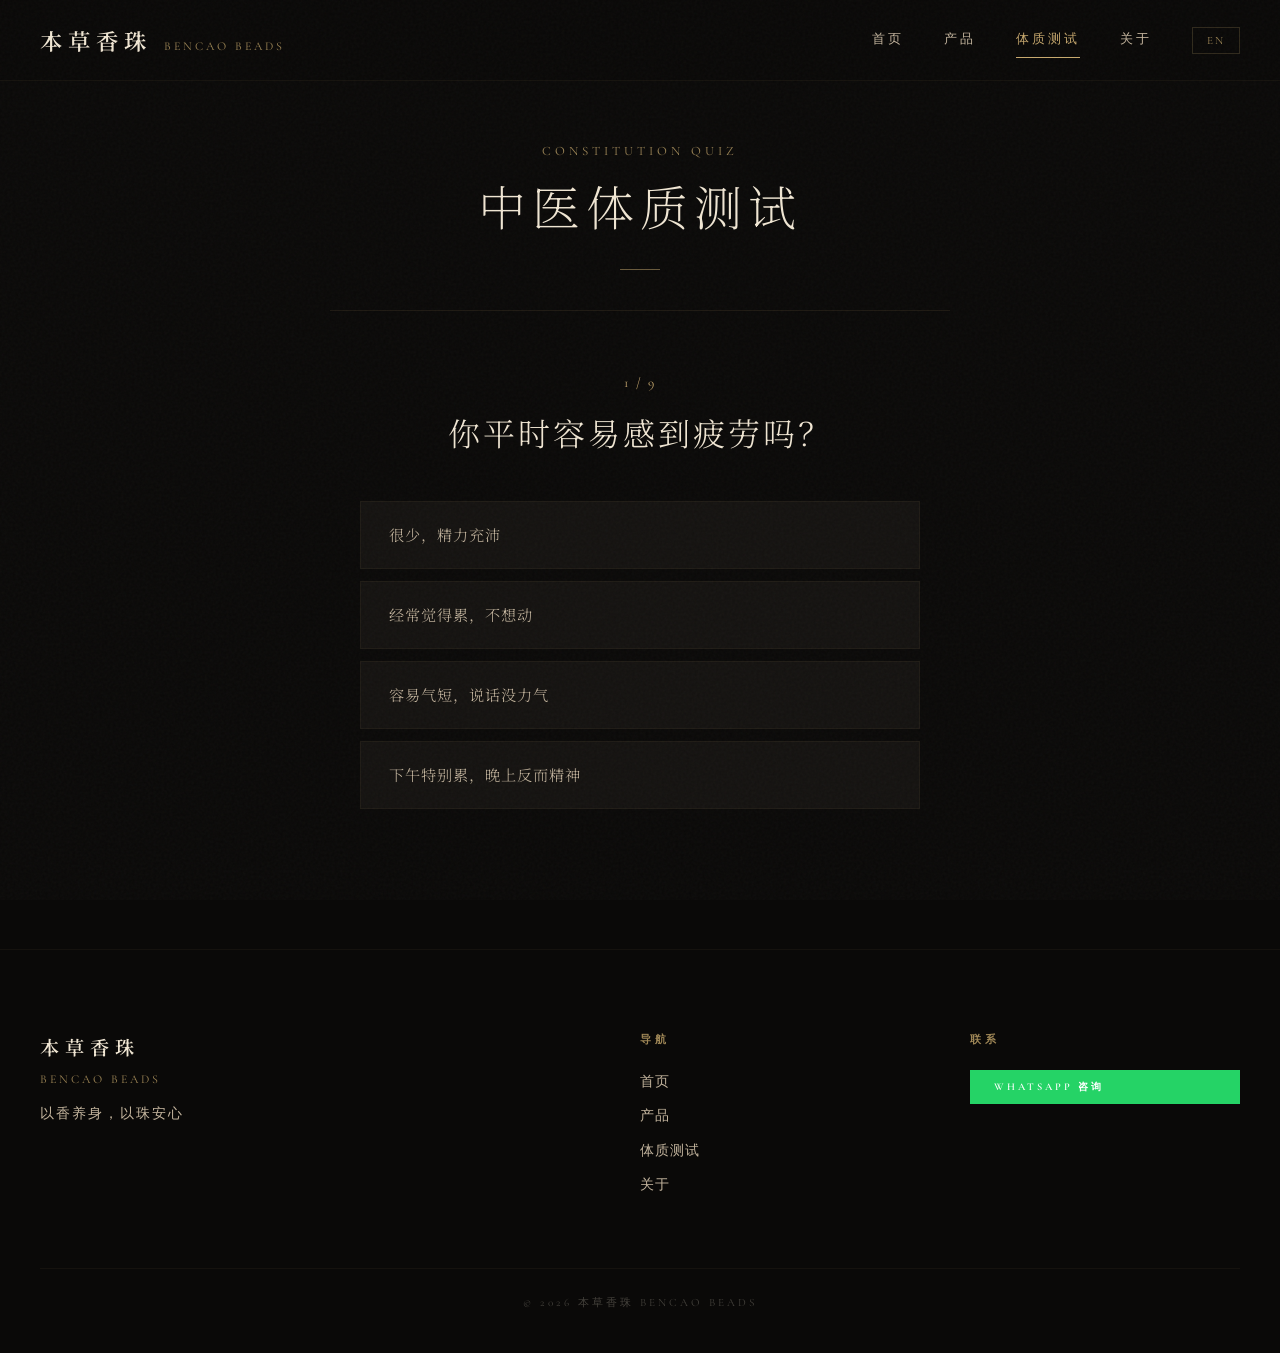
<file: quiz.html>
<!DOCTYPE html>
<html lang="zh-CN">
<head>
  <meta charset="UTF-8">
  <meta name="viewport" content="width=device-width, initial-scale=1.0">
  <title>体质测试 — 本草香珠 BenCao Beads</title>
  <meta name="description" content="2分钟中医体质测试，找到最适合你的香珠配方。">
  <link rel="stylesheet" href="css/style.css">
</head>
<body>

  <nav class="nav">
    <div class="nav-inner">
      <a href="index.html" class="nav-logo">
        <span class="logo-cn">本草香珠</span>
        <span class="logo-en">BENCAO BEADS</span>
      </a>
      <button class="nav-toggle" aria-label="Menu"><span></span><span></span><span></span></button>
      <div class="nav-links">
        <a href="index.html"><span data-lang="cn">首页</span><span data-lang="en">Home</span></a>
        <a href="products.html"><span data-lang="cn">产品</span><span data-lang="en">Products</span></a>
        <a href="quiz.html" class="active"><span data-lang="cn">体质测试</span><span data-lang="en">Quiz</span></a>
        <a href="about.html"><span data-lang="cn">关于</span><span data-lang="en">About</span></a>
        <button class="lang-btn">EN</button>
      </div>
    </div>
  </nav>

  <section class="section quiz-section" style="padding-top:140px; min-height:100vh;">
    <div class="container" style="max-width:700px;">
      <div class="section-header" style="margin-bottom:40px;">
        <p class="section-sub">CONSTITUTION QUIZ</p>
        <h1 style="font-family:var(--font-cn);font-weight:200;font-size:clamp(2rem,5vw,3rem);color:var(--cream);letter-spacing:6px;">
          <span data-lang="cn">中医体质测试</span><span data-lang="en">TCM Constitution Quiz</span>
        </h1>
        <div class="section-line"></div>
      </div>

      <div class="quiz-progress">
        <div class="quiz-progress-bar" id="quiz-progress-bar"></div>
      </div>

      <div id="quiz-content"></div>
    </div>
  </section>

  <footer class="footer">
    <div class="container">
      <div class="footer-grid">
        <div class="footer-brand">
          <div class="footer-logo"><span class="logo-cn">本草香珠</span><span class="logo-en">BENCAO BEADS</span></div>
          <p class="footer-tagline"><span data-lang="cn">以香养身，以珠安心</span><span data-lang="en">Heal with Fragrance, Rest with Beads</span></p>
        </div>
        <div class="footer-links">
          <h4><span data-lang="cn">导航</span><span data-lang="en">Navigate</span></h4>
          <a href="index.html"><span data-lang="cn">首页</span><span data-lang="en">Home</span></a>
          <a href="products.html"><span data-lang="cn">产品</span><span data-lang="en">Products</span></a>
          <a href="quiz.html"><span data-lang="cn">体质测试</span><span data-lang="en">Quiz</span></a>
          <a href="about.html"><span data-lang="cn">关于</span><span data-lang="en">About</span></a>
        </div>
        <div class="footer-contact">
          <h4><span data-lang="cn">联系</span><span data-lang="en">Contact</span></h4>
          <button class="btn btn-sm btn-whatsapp" onclick="openWhatsApp()"><span data-lang="cn">WhatsApp 咨询</span><span data-lang="en">WhatsApp Us</span></button>
        </div>
      </div>
      <div class="footer-bottom"><p>© 2026 本草香珠 BENCAO BEADS</p></div>
    </div>
  </footer>

  <script src="js/i18n.js"></script>
  <script src="js/main.js"></script>
  <script src="js/quiz.js"></script>
</body>
</html>
</file>
<file: css/style.css>
/* ===== BenCao Beads — Luxury Eastern Apothecary ===== */
/* Aesthetic: Dark cinematic × Chinese apothecary × Aesop-level refinement */

@import url('https://fonts.googleapis.com/css2?family=Cormorant+Garamond:ital,wght@0,300;0,400;0,500;0,600;0,700;1,300;1,400&family=Noto+Serif+SC:wght@200;300;400;500;600;700;900&family=Playfair+Display:ital,wght@0,400;0,500;0,600;0,700;0,800;0,900;1,400;1,500&display=swap');

:root {
  /* Deep apothecary palette */
  --black: #0A0908;
  --charcoal: #141210;
  --dark: #1C1917;
  --dark-warm: #231F1B;
  --earth: #2C2622;
  --earth-light: #3D352E;
  --gold: #C8A96E;
  --gold-bright: #D4B97A;
  --gold-dim: #9E8656;
  --gold-glow: rgba(200,169,110,0.08);
  --cream: #F0E6D3;
  --cream-dim: #C4B59E;
  --cream-faint: rgba(240,230,211,0.06);
  --sage: #7A8B6F;
  --cinnabar: #B84233;
  --cinnabar-glow: rgba(184,66,51,0.15);
  --white: #FAF6F0;
  --white-dim: rgba(250,246,240,0.7);
  --white-faint: rgba(250,246,240,0.4);

  /* Typography */
  --font-display: 'Playfair Display', 'Georgia', serif;
  --font-cn: 'Noto Serif SC', 'Songti SC', serif;
  --font-en: 'Cormorant Garamond', 'Georgia', serif;
  --font-body: 'Cormorant Garamond', 'Georgia', serif;

  /* Spacing & Layout */
  --container: 1280px;
  --container-narrow: 900px;
  --gap: 80px;
  --radius: 2px;

  /* Effects */
  --shadow: 0 4px 40px rgba(0,0,0,0.3);
  --shadow-gold: 0 0 60px rgba(200,169,110,0.06);
  --ease: cubic-bezier(0.25, 0, 0.15, 1);
  --ease-out: cubic-bezier(0, 0, 0.15, 1);
  --duration: 0.6s;
  --duration-fast: 0.3s;
}

/* ===== Reset ===== */
*, *::before, *::after { box-sizing: border-box; margin: 0; padding: 0; }
html { scroll-behavior: smooth; font-size: 16px; }
body {
  font-family: var(--font-body);
  color: var(--cream);
  background: var(--black);
  line-height: 1.8;
  overflow-x: hidden;
  -webkit-font-smoothing: antialiased;
  -moz-osx-font-smoothing: grayscale;
}
img { max-width: 100%; height: auto; display: block; }
a { color: var(--gold); text-decoration: none; transition: all var(--duration-fast) var(--ease); }
a:hover { color: var(--gold-bright); }
button { cursor: pointer; font-family: inherit; border: none; background: none; }
::selection { background: var(--gold); color: var(--black); }

/* ===== Grain Overlay ===== */
body::after {
  content: '';
  position: fixed;
  inset: 0;
  background: url("data:image/svg+xml,%3Csvg viewBox='0 0 512 512' xmlns='http://www.w3.org/2000/svg'%3E%3Cfilter id='n'%3E%3CfeTurbulence type='fractalNoise' baseFrequency='0.65' numOctaves='3' stitchTiles='stitch'/%3E%3C/filter%3E%3Crect width='100%25' height='100%25' filter='url(%23n)' opacity='0.035'/%3E%3C/svg%3E");
  pointer-events: none;
  z-index: 10000;
}

/* ===== Language Toggle ===== */
[data-lang="en"] { display: none; }
body.lang-en [data-lang="cn"] { display: none; }
body.lang-en [data-lang="en"] { display: inline; }

/* ===== Container ===== */
.container { max-width: var(--container); margin: 0 auto; padding: 0 40px; }
.container-narrow { max-width: var(--container-narrow); margin: 0 auto; padding: 0 40px; }

@media (max-width: 768px) {
  .container, .container-narrow { padding: 0 24px; }
}

/* ===== Navigation ===== */
.nav {
  position: fixed;
  top: 0;
  left: 0;
  right: 0;
  z-index: 1000;
  background: rgba(10,9,8,0.85);
  backdrop-filter: blur(20px) saturate(1.2);
  border-bottom: 1px solid rgba(200,169,110,0.06);
  transition: all var(--duration) var(--ease);
}
.nav.scrolled {
  background: rgba(10,9,8,0.95);
  border-bottom-color: rgba(200,169,110,0.1);
}
.nav-inner {
  display: flex;
  align-items: center;
  justify-content: space-between;
  height: 80px;
  max-width: var(--container);
  margin: 0 auto;
  padding: 0 40px;
}
.nav-logo {
  display: flex;
  align-items: baseline;
  gap: 12px;
}
.logo-cn {
  font-family: var(--font-cn);
  font-weight: 600;
  font-size: 1.4rem;
  color: var(--cream);
  letter-spacing: 6px;
}
.logo-en {
  font-family: var(--font-en);
  font-size: 0.75rem;
  color: var(--gold-dim);
  letter-spacing: 3px;
  text-transform: uppercase;
  font-weight: 400;
}
.nav-links {
  display: flex;
  gap: 40px;
  align-items: center;
}
.nav-links a {
  font-family: var(--font-en);
  font-size: 0.8rem;
  font-weight: 500;
  color: var(--cream-dim);
  letter-spacing: 3px;
  text-transform: uppercase;
  position: relative;
  padding: 4px 0;
}
.nav-links a::after {
  content: '';
  position: absolute;
  bottom: -2px;
  left: 0;
  width: 0;
  height: 1px;
  background: var(--gold);
  transition: width var(--duration) var(--ease);
}
.nav-links a:hover { color: var(--cream); }
.nav-links a:hover::after,
.nav-links a.active::after { width: 100%; }
.nav-links a.active { color: var(--gold); }

.lang-btn {
  font-family: var(--font-en);
  font-size: 0.7rem;
  color: var(--gold-dim);
  letter-spacing: 2px;
  text-transform: uppercase;
  padding: 6px 14px;
  border: 1px solid rgba(200,169,110,0.2);
  transition: all var(--duration-fast) var(--ease);
}
.lang-btn:hover {
  border-color: var(--gold);
  color: var(--gold);
}

/* Mobile */
.nav-toggle {
  display: none;
  background: none;
  border: none;
  width: 28px;
  height: 18px;
  position: relative;
  z-index: 1001;
}
.nav-toggle span {
  display: block;
  width: 100%;
  height: 1px;
  background: var(--cream);
  position: absolute;
  left: 0;
  transition: all var(--duration-fast) var(--ease);
}
.nav-toggle span:nth-child(1) { top: 0; }
.nav-toggle span:nth-child(2) { top: 8px; }
.nav-toggle span:nth-child(3) { top: 16px; }
.nav-toggle.open span:nth-child(1) { top: 8px; transform: rotate(45deg); }
.nav-toggle.open span:nth-child(2) { opacity: 0; }
.nav-toggle.open span:nth-child(3) { top: 8px; transform: rotate(-45deg); }

@media (max-width: 768px) {
  .nav-inner { padding: 0 24px; height: 64px; }
  .nav-toggle { display: block; }
  .nav-links {
    position: fixed;
    top: 0; right: -100%;
    width: 100%; height: 100vh;
    background: var(--black);
    flex-direction: column;
    justify-content: center;
    gap: 32px;
    transition: right var(--duration) var(--ease);
  }
  .nav-links.open { right: 0; }
  .nav-links a { font-size: 1rem; letter-spacing: 5px; }
}

/* ===== Hero ===== */
.hero {
  min-height: 100vh;
  display: flex;
  align-items: center;
  justify-content: center;
  text-align: center;
  position: relative;
  background: var(--black);
  overflow: hidden;
}
.hero::before {
  content: '';
  position: absolute;
  inset: 0;
  background:
    radial-gradient(ellipse 80% 60% at 50% 40%, rgba(200,169,110,0.04) 0%, transparent 70%),
    radial-gradient(ellipse 60% 80% at 20% 80%, rgba(184,66,51,0.03) 0%, transparent 60%),
    radial-gradient(ellipse 50% 50% at 80% 20%, rgba(122,139,111,0.03) 0%, transparent 60%);
}
.hero::after {
  content: '';
  position: absolute;
  top: 50%;
  left: 50%;
  width: 600px;
  height: 600px;
  transform: translate(-50%, -50%);
  border: 1px solid rgba(200,169,110,0.04);
  border-radius: 50%;
  animation: breathe 8s var(--ease) infinite;
}
@keyframes breathe {
  0%, 100% { transform: translate(-50%, -50%) scale(1); opacity: 1; }
  50% { transform: translate(-50%, -50%) scale(1.15); opacity: 0.3; }
}
.hero-content {
  position: relative;
  z-index: 1;
  padding: 40px 24px;
}
.hero-sub {
  font-family: var(--font-en);
  font-size: 0.7rem;
  color: var(--gold-dim);
  letter-spacing: 8px;
  text-transform: uppercase;
  margin-bottom: 40px;
  opacity: 0;
  animation: fadeIn 1.2s 0.3s var(--ease-out) forwards;
}
.hero-title {
  font-family: var(--font-cn);
  font-weight: 200;
  font-size: clamp(3.5rem, 10vw, 8rem);
  color: var(--cream);
  line-height: 1.1;
  letter-spacing: 12px;
  margin-bottom: 16px;
  opacity: 0;
  animation: fadeIn 1.5s 0.6s var(--ease-out) forwards;
}
body.lang-en .hero-title {
  font-family: var(--font-display);
  font-weight: 300;
  letter-spacing: 4px;
  font-size: clamp(3rem, 8vw, 6rem);
}
.hero-tagline {
  font-family: var(--font-cn);
  font-weight: 300;
  font-size: clamp(1rem, 2vw, 1.3rem);
  color: var(--gold);
  letter-spacing: 8px;
  margin-bottom: 60px;
  opacity: 0;
  animation: fadeIn 1.2s 0.9s var(--ease-out) forwards;
}
.hero-divider {
  width: 1px;
  height: 60px;
  background: linear-gradient(180deg, transparent, var(--gold-dim), transparent);
  margin: 0 auto 40px;
  opacity: 0;
  animation: fadeIn 1.2s 1.1s var(--ease-out) forwards;
}
.hero-cta {
  opacity: 0;
  animation: fadeIn 1.2s 1.3s var(--ease-out) forwards;
}

@keyframes fadeIn {
  from { opacity: 0; transform: translateY(20px); }
  to { opacity: 1; transform: translateY(0); }
}

/* ===== Buttons ===== */
.btn {
  display: inline-flex;
  align-items: center;
  gap: 10px;
  padding: 16px 44px;
  font-family: var(--font-en);
  font-size: 0.75rem;
  font-weight: 600;
  letter-spacing: 4px;
  text-transform: uppercase;
  border: none;
  transition: all var(--duration) var(--ease);
}
.btn-gold {
  background: var(--gold);
  color: var(--black);
}
.btn-gold:hover {
  background: var(--gold-bright);
  transform: translateY(-2px);
  box-shadow: 0 10px 40px rgba(200,169,110,0.2);
}
.btn-outline {
  background: transparent;
  color: var(--gold);
  border: 1px solid rgba(200,169,110,0.3);
}
.btn-outline:hover {
  border-color: var(--gold);
  background: rgba(200,169,110,0.05);
}
.btn-whatsapp {
  background: #25D366;
  color: #fff;
  letter-spacing: 2px;
}
.btn-whatsapp:hover {
  background: #1EB954;
  transform: translateY(-2px);
  box-shadow: 0 10px 30px rgba(37,211,102,0.2);
}
.btn-sm {
  padding: 10px 24px;
  font-size: 0.65rem;
  letter-spacing: 3px;
}
.btn-dark {
  background: var(--dark-warm);
  color: var(--gold);
  border: 1px solid rgba(200,169,110,0.1);
}
.btn-dark:hover {
  border-color: var(--gold);
  background: var(--earth);
}

/* ===== Sections ===== */
.section {
  padding: 140px 0;
  position: relative;
}
.section-dark { background: var(--charcoal); }
.section-earth { background: var(--dark); }

.section-header {
  text-align: center;
  margin-bottom: 80px;
}
.section-header h2 {
  font-family: var(--font-cn);
  font-weight: 300;
  font-size: clamp(1.8rem, 4vw, 2.8rem);
  color: var(--cream);
  letter-spacing: 6px;
  margin-bottom: 16px;
}
body.lang-en .section-header h2 {
  font-family: var(--font-display);
  font-weight: 400;
  letter-spacing: 3px;
}
.section-sub {
  font-family: var(--font-en);
  font-size: 0.8rem;
  color: var(--gold-dim);
  letter-spacing: 4px;
  text-transform: uppercase;
}
.section-line {
  width: 40px;
  height: 1px;
  background: var(--gold);
  margin: 20px auto 0;
  opacity: 0.5;
}

/* ===== Values Grid ===== */
.values-grid {
  display: grid;
  grid-template-columns: repeat(3, 1fr);
  gap: 1px;
  background: rgba(200,169,110,0.06);
}
.value-card {
  text-align: center;
  padding: 60px 40px;
  background: var(--black);
  transition: all var(--duration) var(--ease);
}
.value-card:hover {
  background: var(--charcoal);
}
.value-icon {
  font-size: 2rem;
  margin-bottom: 24px;
  filter: grayscale(0.3);
}
.value-card h3 {
  font-family: var(--font-cn);
  font-weight: 400;
  font-size: 1rem;
  color: var(--cream);
  letter-spacing: 4px;
  margin-bottom: 16px;
}
.value-card p {
  font-family: var(--font-en);
  font-size: 0.85rem;
  color: var(--cream-dim);
  line-height: 1.8;
  max-width: 280px;
  margin: 0 auto;
}

@media (max-width: 768px) {
  .values-grid { grid-template-columns: 1fr; }
}

/* ===== Product Cards ===== */
.products-grid {
  display: grid;
  grid-template-columns: repeat(auto-fill, minmax(300px, 1fr));
  gap: 24px;
}
.product-card {
  background: var(--charcoal);
  border: 1px solid rgba(200,169,110,0.04);
  overflow: hidden;
  transition: all var(--duration) var(--ease);
  position: relative;
}
.product-card:hover {
  border-color: rgba(200,169,110,0.15);
  transform: translateY(-4px);
  box-shadow: var(--shadow), var(--shadow-gold);
}
.product-img {
  width: 100%;
  aspect-ratio: 1;
  display: flex;
  align-items: center;
  justify-content: center;
  position: relative;
  overflow: hidden;
}
.product-badge {
  position: relative;
  z-index: 1;
  font-size: 3rem;
  filter: drop-shadow(0 4px 20px rgba(0,0,0,0.3));
}
.product-img::after {
  content: '';
  position: absolute;
  bottom: 0;
  left: 0;
  right: 0;
  height: 40%;
  background: linear-gradient(transparent, var(--charcoal));
}
.product-info {
  padding: 28px;
}
.product-info h3 {
  font-family: var(--font-cn);
  font-weight: 400;
  font-size: 0.95rem;
  color: var(--cream);
  letter-spacing: 2px;
  margin-bottom: 8px;
}
.product-desc {
  font-family: var(--font-en);
  font-size: 0.8rem;
  color: var(--cream-dim);
  line-height: 1.7;
  margin-bottom: 20px;
}
.product-bottom {
  display: flex;
  align-items: center;
  justify-content: space-between;
}
.product-price {
  font-family: var(--font-display);
  font-size: 1.3rem;
  font-weight: 500;
  color: var(--gold);
  letter-spacing: 1px;
}

/* ===== Story Section ===== */
.story-grid {
  display: grid;
  grid-template-columns: 1fr 1fr;
  gap: 80px;
  align-items: center;
}
.story-visual {
  position: relative;
}
.story-visual > div {
  border: 1px solid rgba(200,169,110,0.08);
}
.story-text h2 {
  font-family: var(--font-cn);
  font-weight: 300;
  font-size: clamp(1.6rem, 3vw, 2.2rem);
  color: var(--cream);
  letter-spacing: 4px;
  margin-bottom: 24px;
}
.story-text p {
  font-family: var(--font-en);
  font-size: 1rem;
  color: var(--cream-dim);
  line-height: 2;
  margin-bottom: 20px;
}
@media (max-width: 768px) {
  .story-grid { grid-template-columns: 1fr; gap: 40px; }
}

/* ===== CTA Section ===== */
.cta-section {
  background: var(--dark);
  border-top: 1px solid rgba(200,169,110,0.04);
  border-bottom: 1px solid rgba(200,169,110,0.04);
}
.cta-section h2 {
  font-family: var(--font-cn);
  font-weight: 300;
  font-size: clamp(1.6rem, 3vw, 2.4rem);
  color: var(--cream);
  letter-spacing: 4px;
}
.cta-section p {
  color: var(--cream-dim);
  font-family: var(--font-en);
  font-size: 0.9rem;
  letter-spacing: 2px;
}

/* ===== Page Hero (inner pages) ===== */
.page-hero {
  padding: 160px 0 100px;
  text-align: center;
  background: var(--black);
  position: relative;
}
.page-hero::after {
  content: '';
  position: absolute;
  bottom: 0;
  left: 10%;
  right: 10%;
  height: 1px;
  background: linear-gradient(90deg, transparent, rgba(200,169,110,0.15), transparent);
}
.page-hero h1 {
  font-family: var(--font-cn);
  font-weight: 200;
  font-size: clamp(2.5rem, 6vw, 4.5rem);
  color: var(--cream);
  letter-spacing: 10px;
  margin-bottom: 20px;
}
body.lang-en .page-hero h1 {
  font-family: var(--font-display);
  font-weight: 300;
  letter-spacing: 4px;
}
.page-hero p {
  font-family: var(--font-en);
  font-size: 0.8rem;
  color: var(--gold-dim);
  letter-spacing: 6px;
  text-transform: uppercase;
}

/* ===== Category Tabs ===== */
.category-tabs {
  display: flex;
  justify-content: center;
  gap: 0;
  margin-bottom: 60px;
  border: 1px solid rgba(200,169,110,0.1);
  width: fit-content;
  margin-left: auto;
  margin-right: auto;
}
.tab-btn {
  padding: 14px 32px;
  font-family: var(--font-en);
  font-size: 0.7rem;
  letter-spacing: 3px;
  text-transform: uppercase;
  color: var(--cream-dim);
  background: transparent;
  border: none;
  border-right: 1px solid rgba(200,169,110,0.1);
  transition: all var(--duration-fast) var(--ease);
}
.tab-btn:last-child { border-right: none; }
.tab-btn:hover { color: var(--cream); background: rgba(200,169,110,0.03); }
.tab-btn.active {
  color: var(--gold);
  background: rgba(200,169,110,0.06);
}

@media (max-width: 768px) {
  .category-tabs { flex-wrap: wrap; width: 100%; }
  .tab-btn { flex: 1; min-width: 50%; border-bottom: 1px solid rgba(200,169,110,0.1); }
}

/* ===== Category Intro ===== */
.category-intro {
  text-align: center;
  margin-bottom: 48px;
}
.category-intro h2 {
  font-family: var(--font-cn);
  font-weight: 300;
  font-size: clamp(1.4rem, 3vw, 1.8rem);
  color: var(--cream);
  letter-spacing: 4px;
  margin-bottom: 12px;
}
.category-intro p {
  font-family: var(--font-en);
  font-size: 0.85rem;
  color: var(--cream-dim);
  letter-spacing: 1px;
}
.product-category { margin-bottom: 40px; }

/* ===== Constitution Grid ===== */
.constitution-grid {
  display: grid;
  grid-template-columns: repeat(3, 1fr);
  gap: 1px;
  background: rgba(200,169,110,0.06);
}
.constitution-card {
  background: var(--dark);
  padding: 40px 28px;
  text-align: center;
  transition: all var(--duration) var(--ease);
}
.constitution-card:hover {
  background: var(--dark-warm);
}
.constitution-icon {
  font-size: 2rem;
  margin-bottom: 16px;
}
.constitution-card h3 {
  font-family: var(--font-cn);
  font-weight: 400;
  font-size: 0.95rem;
  color: var(--cream);
  letter-spacing: 3px;
  margin-bottom: 8px;
}
.constitution-card p {
  font-family: var(--font-en);
  font-size: 0.8rem;
  color: var(--cream-dim);
  line-height: 1.7;
  margin-bottom: 12px;
}
.constitution-scent {
  font-family: var(--font-en);
  font-size: 0.7rem;
  color: var(--gold);
  letter-spacing: 3px;
  text-transform: uppercase;
}

@media (max-width: 768px) {
  .constitution-grid { grid-template-columns: 1fr; }
}

/* ===== About ===== */
.about-story h2 {
  font-family: var(--font-cn);
  font-weight: 300;
  font-size: clamp(1.8rem, 4vw, 2.5rem);
  color: var(--cream);
  letter-spacing: 4px;
  margin-bottom: 24px;
}
.about-story p {
  font-family: var(--font-en);
  font-size: 1rem;
  color: var(--cream-dim);
  line-height: 2.2;
  margin-bottom: 20px;
}

/* ===== Quality Grid ===== */
.quality-grid {
  display: grid;
  grid-template-columns: repeat(2, 1fr);
  gap: 1px;
  background: rgba(200,169,110,0.06);
  margin-top: 48px;
}
.quality-item {
  background: var(--black);
  padding: 48px 36px;
  text-align: center;
  transition: all var(--duration) var(--ease);
}
.quality-item:hover {
  background: var(--charcoal);
}
.quality-icon {
  font-size: 1.8rem;
  margin-bottom: 20px;
}
.quality-item h3 {
  font-family: var(--font-cn);
  font-weight: 400;
  font-size: 0.95rem;
  color: var(--cream);
  letter-spacing: 3px;
  margin-bottom: 12px;
}
.quality-item p {
  font-family: var(--font-en);
  font-size: 0.85rem;
  color: var(--cream-dim);
  line-height: 1.8;
}
@media (max-width: 768px) {
  .quality-grid { grid-template-columns: 1fr; }
}

/* ===== Quiz ===== */
.quiz-section {
  min-height: 100vh;
  background: var(--black);
}
.quiz-section h1 {
  font-family: var(--font-cn);
  font-weight: 200;
}
.quiz-progress {
  width: 100%;
  height: 1px;
  background: rgba(200,169,110,0.1);
  margin-bottom: 60px;
  overflow: hidden;
}
.quiz-progress-bar {
  height: 100%;
  background: var(--gold);
  transition: width 0.5s var(--ease);
}
.quiz-question {
  text-align: center;
  animation: fadeIn 0.5s var(--ease-out) forwards;
}
.quiz-question h2 {
  font-family: var(--font-cn);
  font-weight: 300;
  font-size: clamp(1.4rem, 3vw, 2rem);
  color: var(--cream);
  letter-spacing: 3px;
  margin-bottom: 40px;
}
.quiz-options {
  display: flex;
  flex-direction: column;
  gap: 12px;
  max-width: 560px;
  margin: 0 auto;
}
.quiz-option {
  padding: 20px 28px;
  background: var(--charcoal);
  border: 1px solid rgba(200,169,110,0.06);
  text-align: left;
  font-family: var(--font-cn);
  font-weight: 300;
  font-size: 0.95rem;
  color: var(--cream-dim);
  letter-spacing: 1px;
  transition: all var(--duration-fast) var(--ease);
  line-height: 1.7;
}
.quiz-option:hover {
  border-color: var(--gold);
  color: var(--cream);
  background: rgba(200,169,110,0.04);
  transform: translateX(4px);
}
.quiz-result {
  text-align: center;
  animation: fadeIn 0.8s var(--ease-out) forwards;
}
.quiz-result-card {
  background: var(--charcoal);
  border: 1px solid rgba(200,169,110,0.1);
  padding: 60px 40px;
  margin-bottom: 40px;
}
.quiz-result-type {
  font-family: var(--font-cn);
  font-weight: 200;
  font-size: clamp(2.5rem, 5vw, 3.5rem);
  color: var(--cream);
  letter-spacing: 6px;
  margin-bottom: 8px;
}
.quiz-result-scent {
  font-family: var(--font-en);
  font-size: 0.8rem;
  color: var(--gold);
  letter-spacing: 4px;
  text-transform: uppercase;
  margin-bottom: 28px;
}
.quiz-result-desc {
  font-family: var(--font-en);
  font-size: 1rem;
  color: var(--cream-dim);
  max-width: 500px;
  margin: 0 auto;
  line-height: 2;
}

/* ===== Footer ===== */
.footer {
  background: var(--black);
  border-top: 1px solid rgba(200,169,110,0.06);
  padding: 80px 0 40px;
}
.footer-grid {
  display: grid;
  grid-template-columns: 2fr 1fr 1fr;
  gap: 60px;
  margin-bottom: 60px;
}
.footer-logo {
  margin-bottom: 12px;
}
.footer-logo .logo-cn {
  font-size: 1.2rem;
}
.footer-logo .logo-en {
  display: block;
  margin-top: 4px;
}
.footer-tagline {
  font-family: var(--font-en);
  font-size: 0.85rem;
  color: var(--cream-dim);
  letter-spacing: 2px;
}
.footer h4 {
  font-family: var(--font-en);
  font-size: 0.7rem;
  letter-spacing: 4px;
  text-transform: uppercase;
  color: var(--gold-dim);
  margin-bottom: 20px;
}
.footer-links a {
  display: block;
  font-family: var(--font-en);
  font-size: 0.85rem;
  color: var(--cream-dim);
  margin-bottom: 10px;
  letter-spacing: 1px;
}
.footer-links a:hover { color: var(--gold); }
.footer-contact { display: flex; flex-direction: column; }
.footer-bottom {
  border-top: 1px solid rgba(200,169,110,0.06);
  padding-top: 24px;
  text-align: center;
}
.footer-bottom p {
  font-family: var(--font-en);
  font-size: 0.7rem;
  color: rgba(240,230,211,0.25);
  letter-spacing: 3px;
  text-transform: uppercase;
}

@media (max-width: 768px) {
  .footer-grid { grid-template-columns: 1fr; gap: 40px; }
}

/* ===== Scroll Reveal ===== */
.reveal {
  opacity: 0;
  transform: translateY(40px);
  transition: all 1s var(--ease-out);
}
.reveal.visible {
  opacity: 1;
  transform: translateY(0);
}

/* ===== Ambient Separator ===== */
.ambient-line {
  width: 100%;
  height: 1px;
  background: linear-gradient(90deg, transparent, rgba(200,169,110,0.12), transparent);
}

/* ===== Responsive Section Padding ===== */
@media (max-width: 768px) {
  .section { padding: 80px 0; }
  .section-header { margin-bottom: 48px; }
  .products-grid { grid-template-columns: 1fr; }
}
</file>
